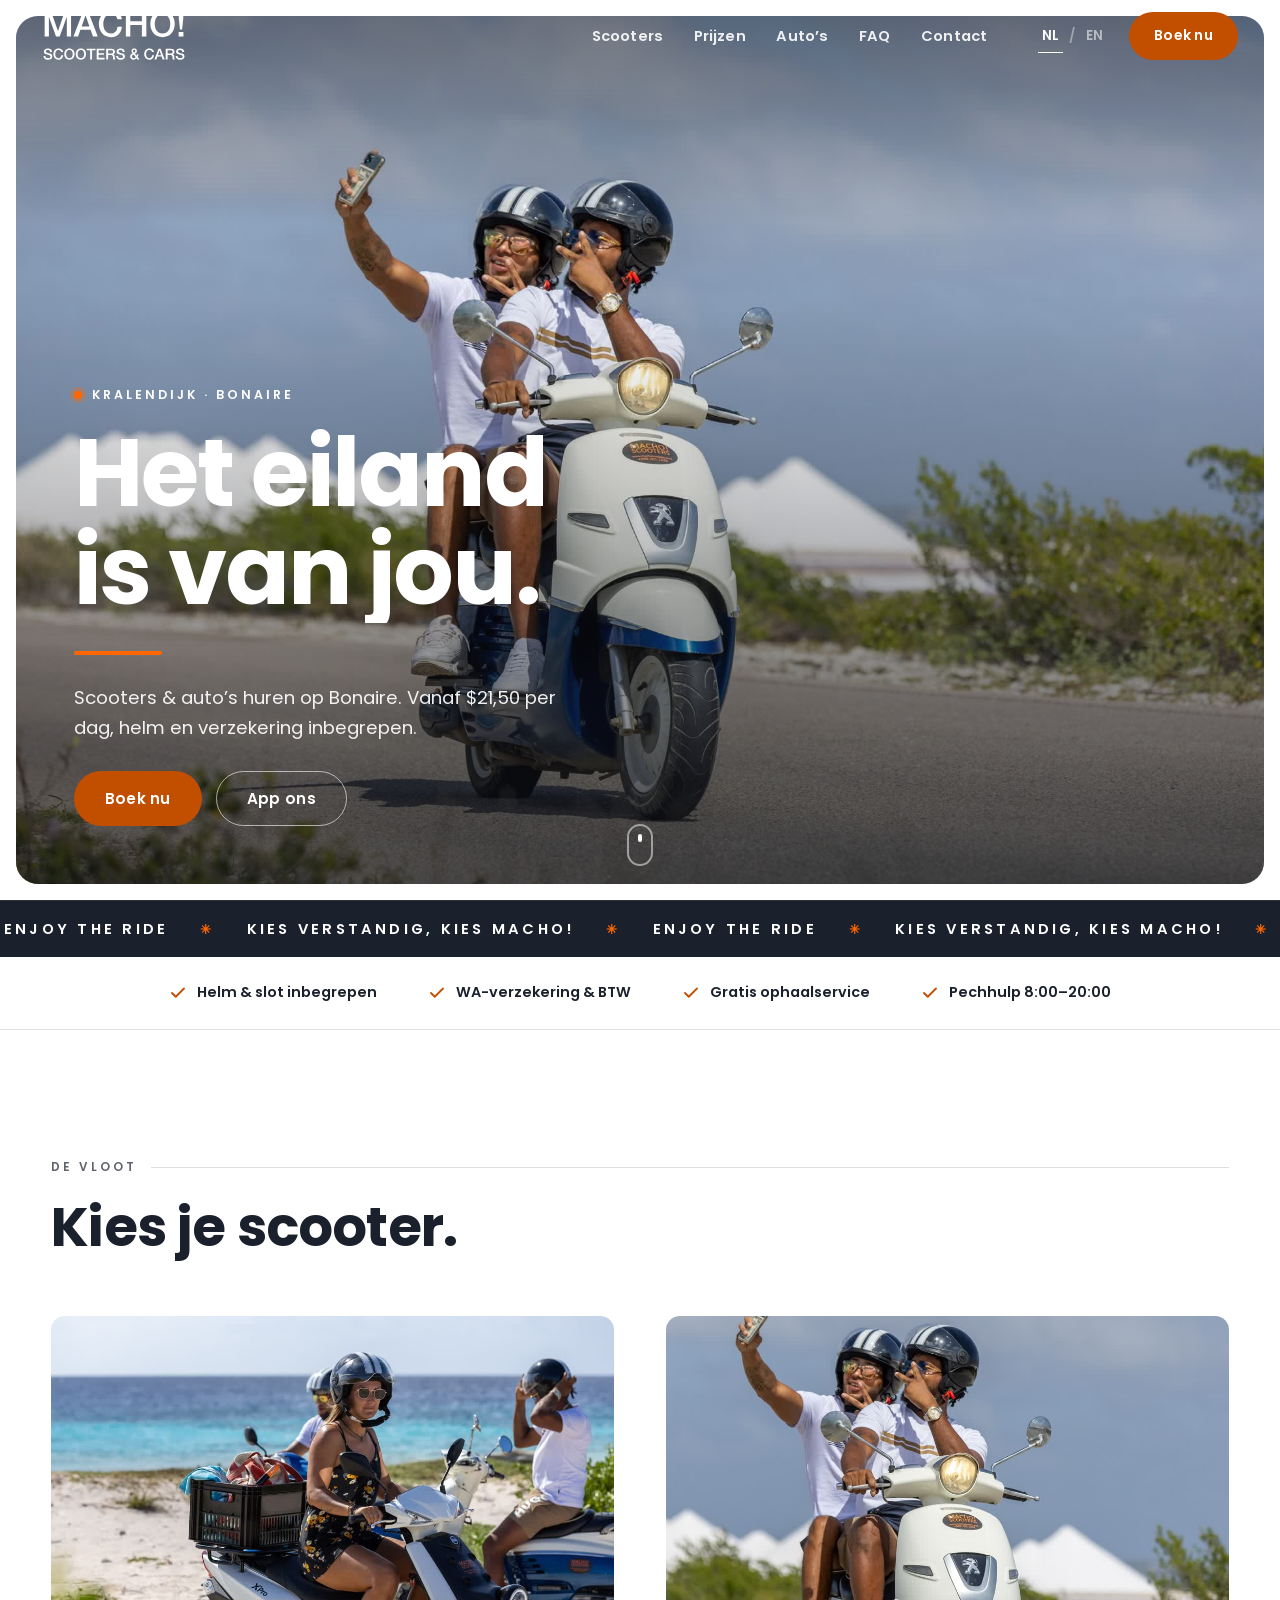
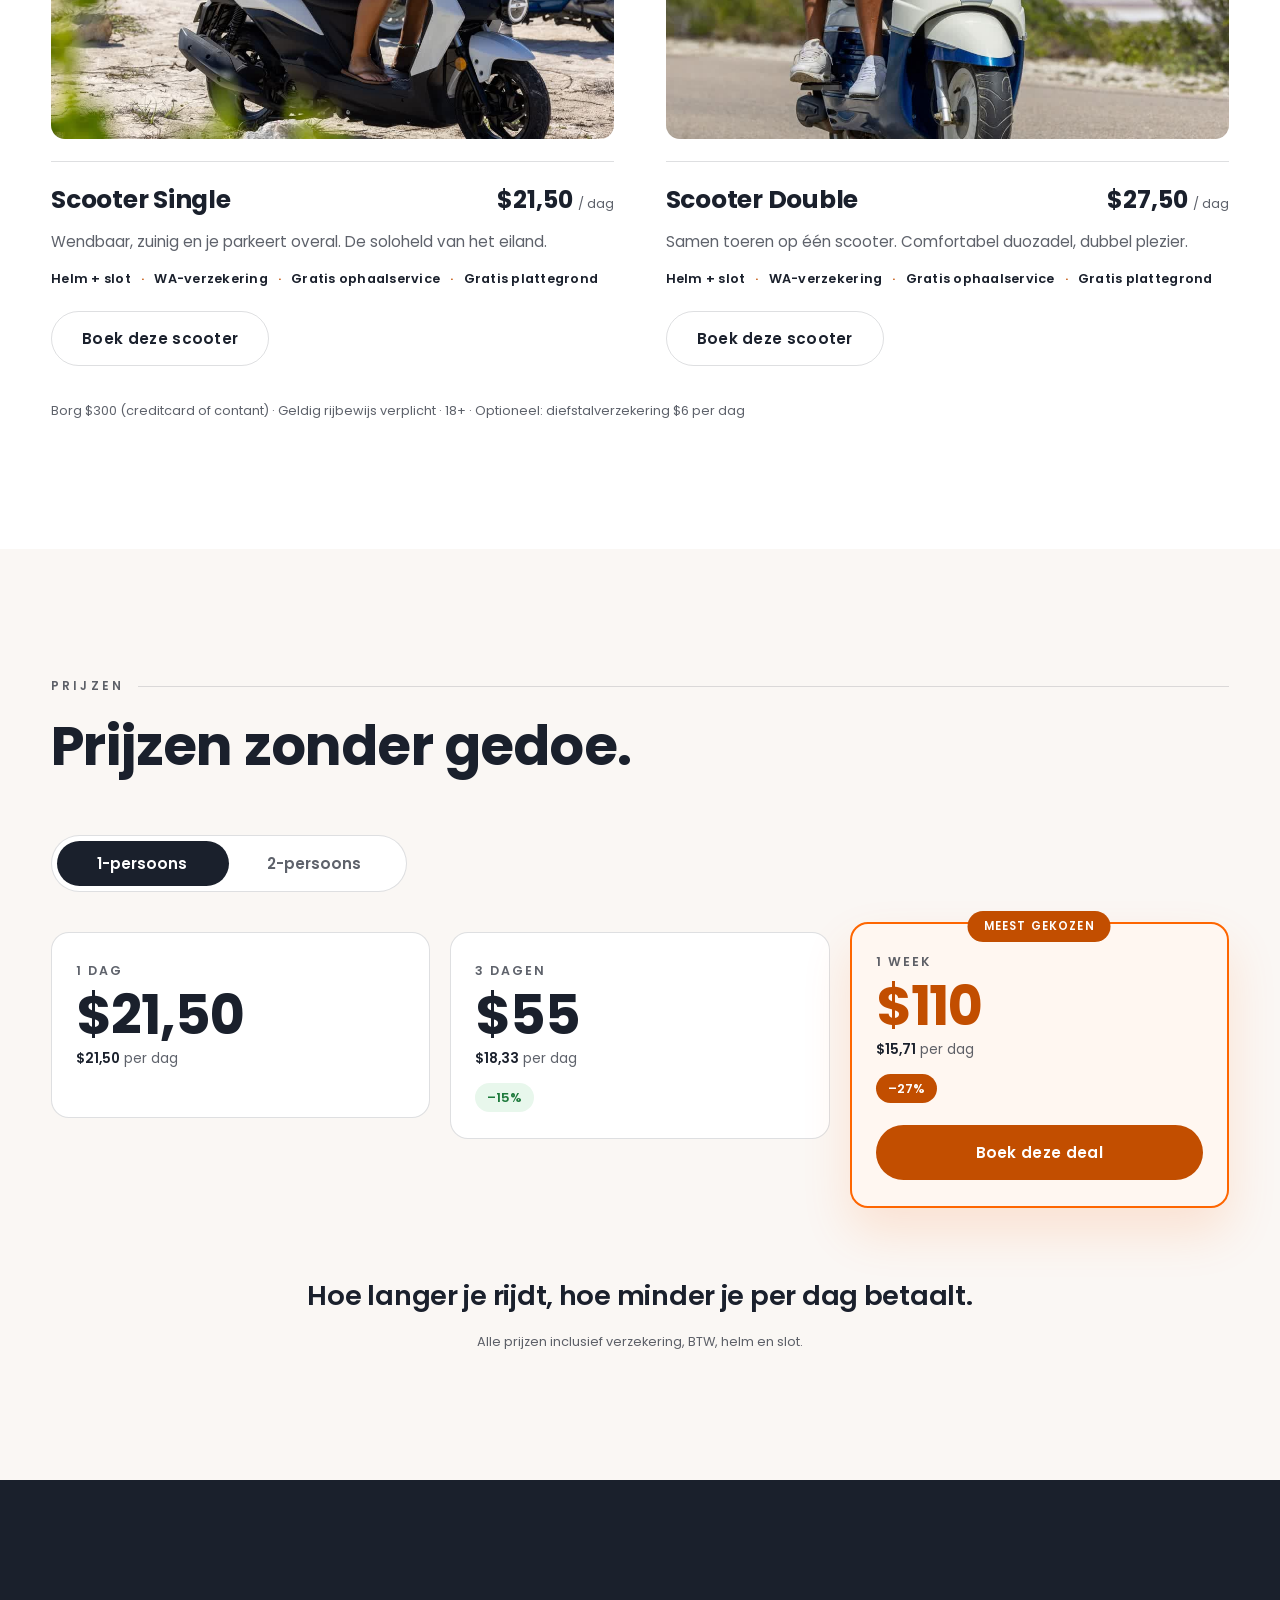
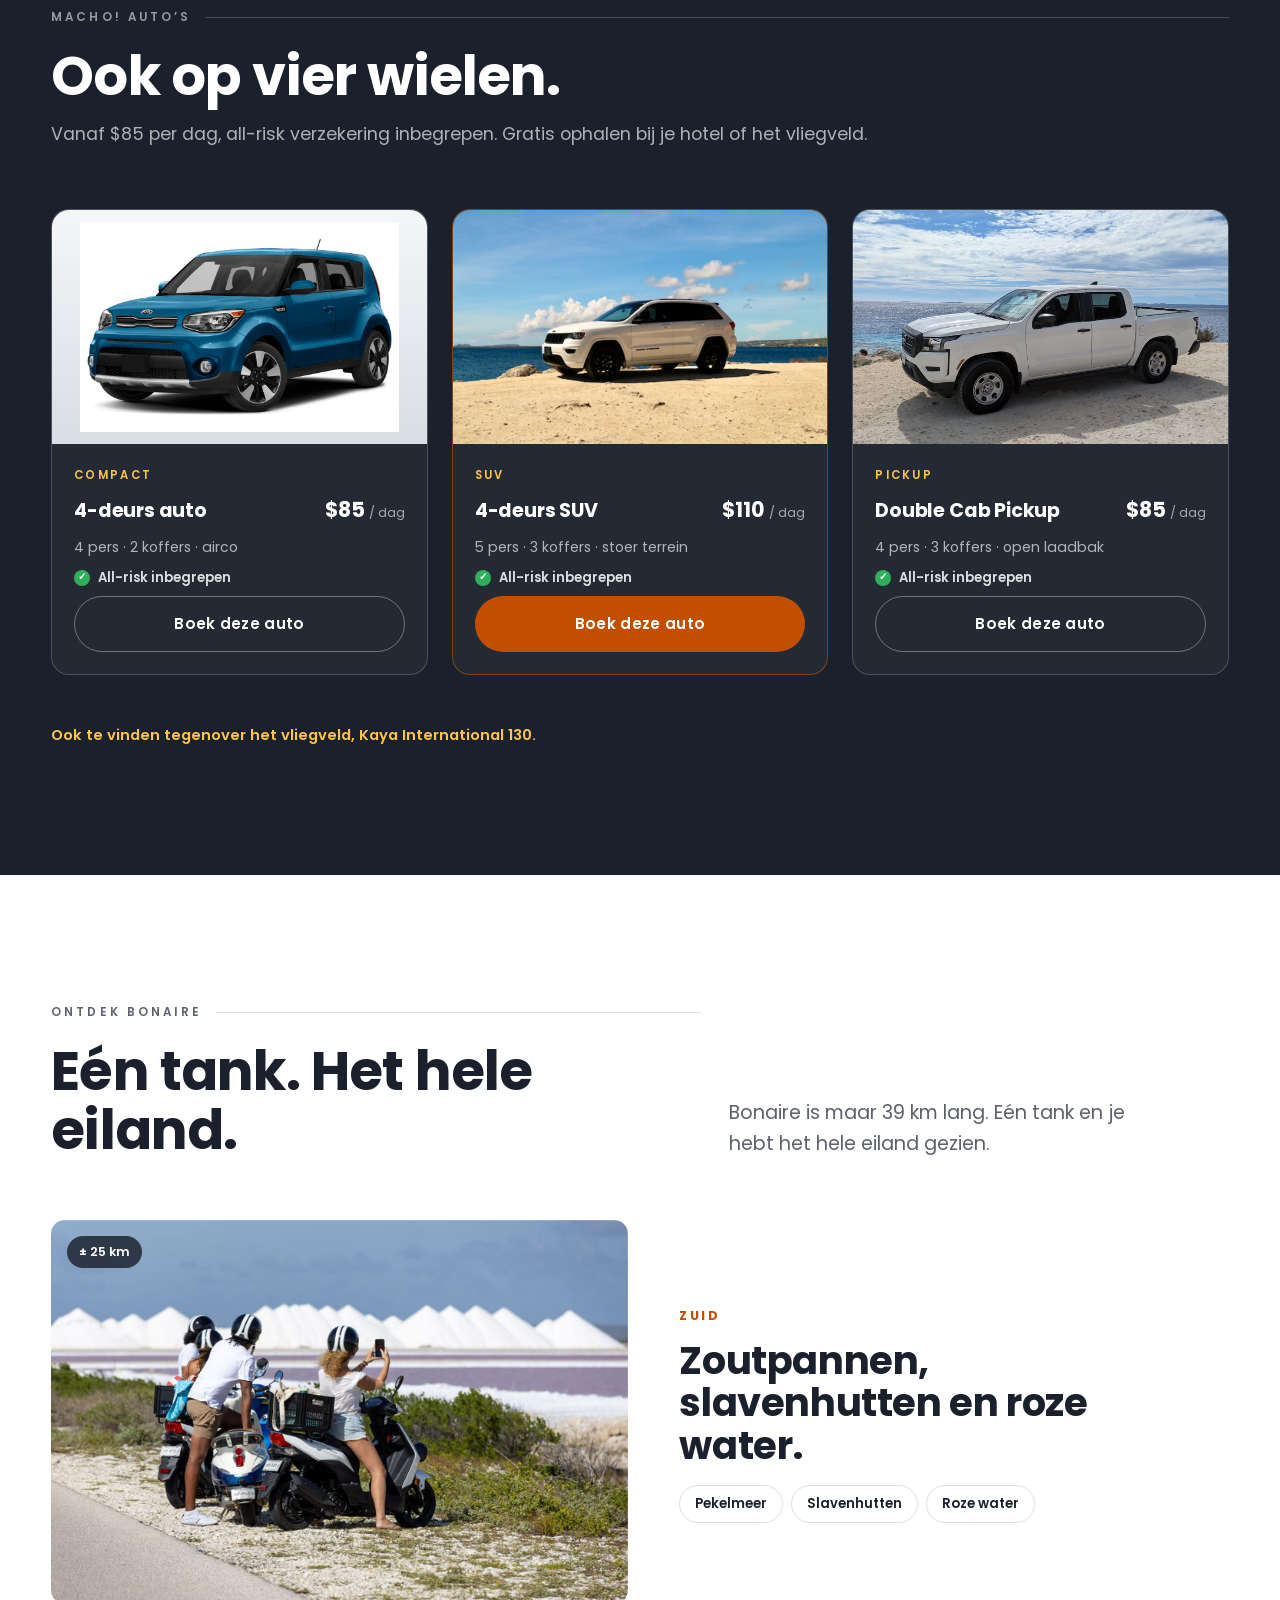
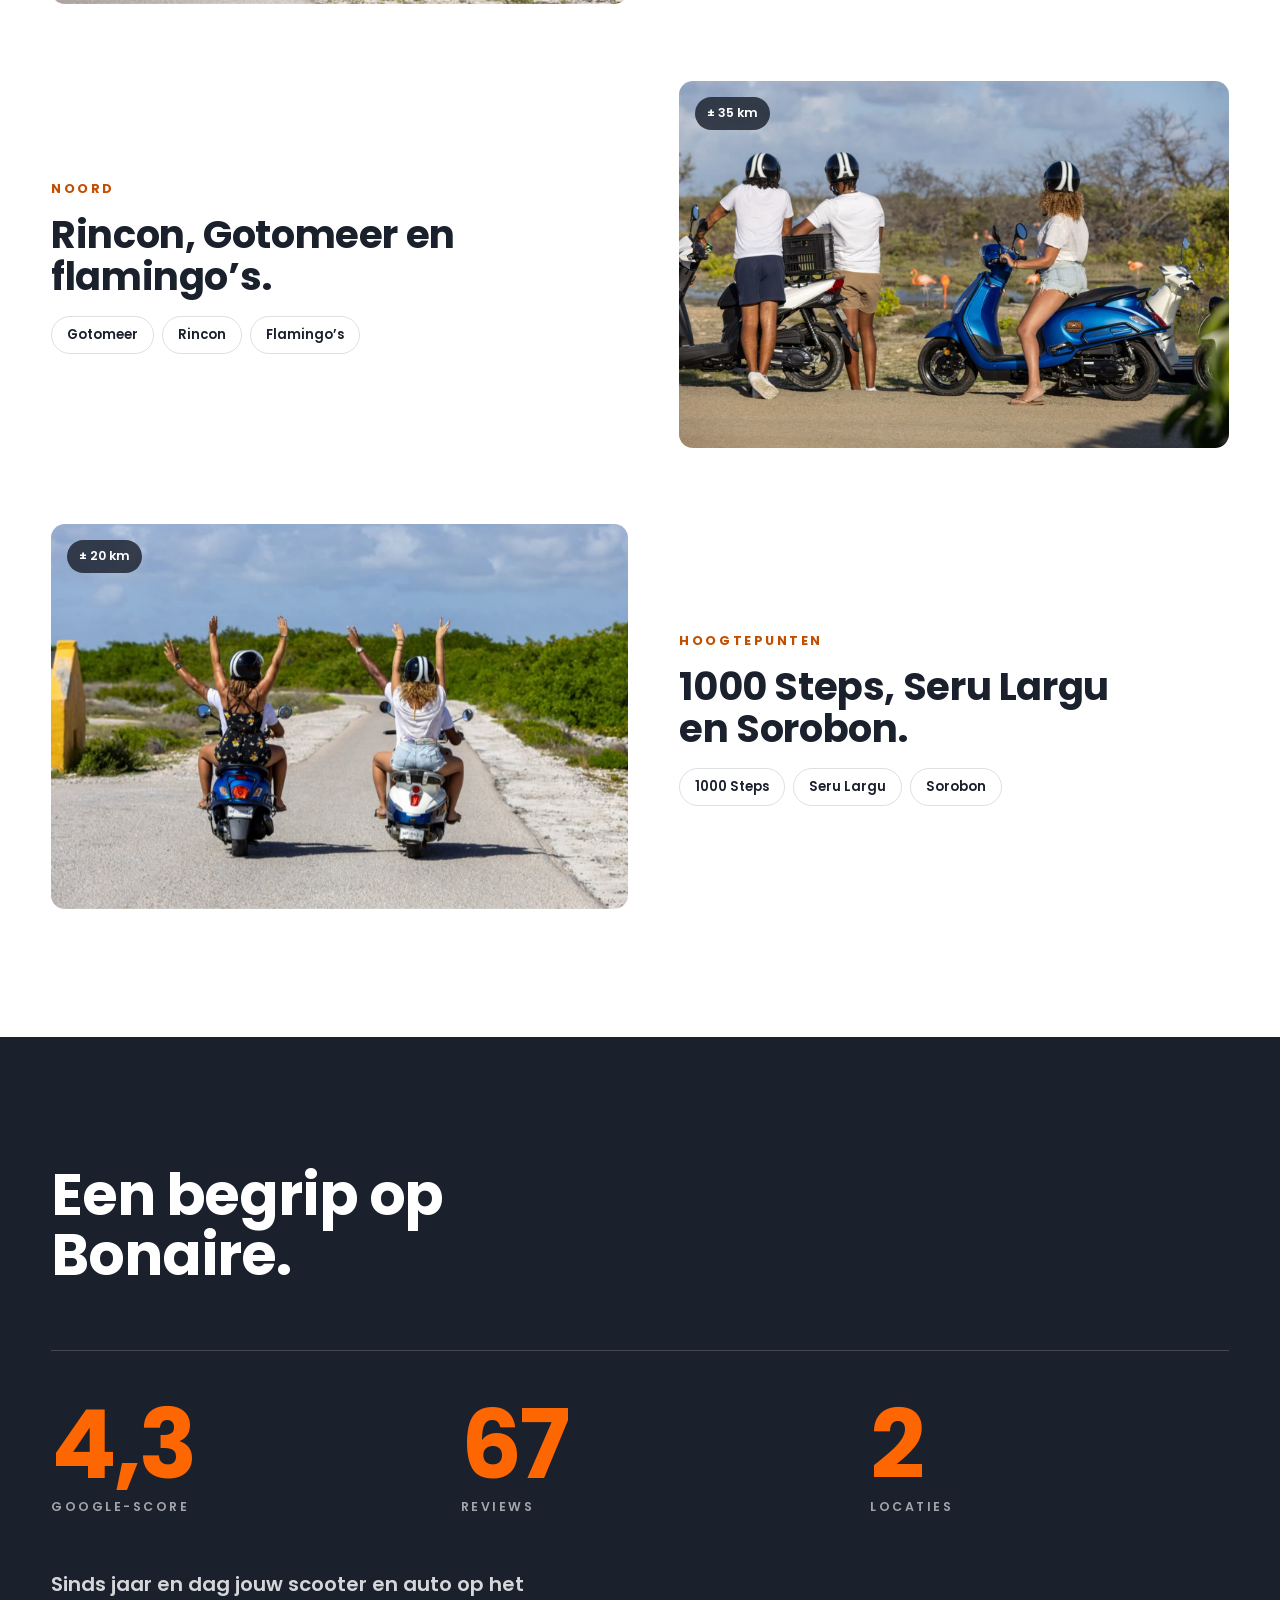
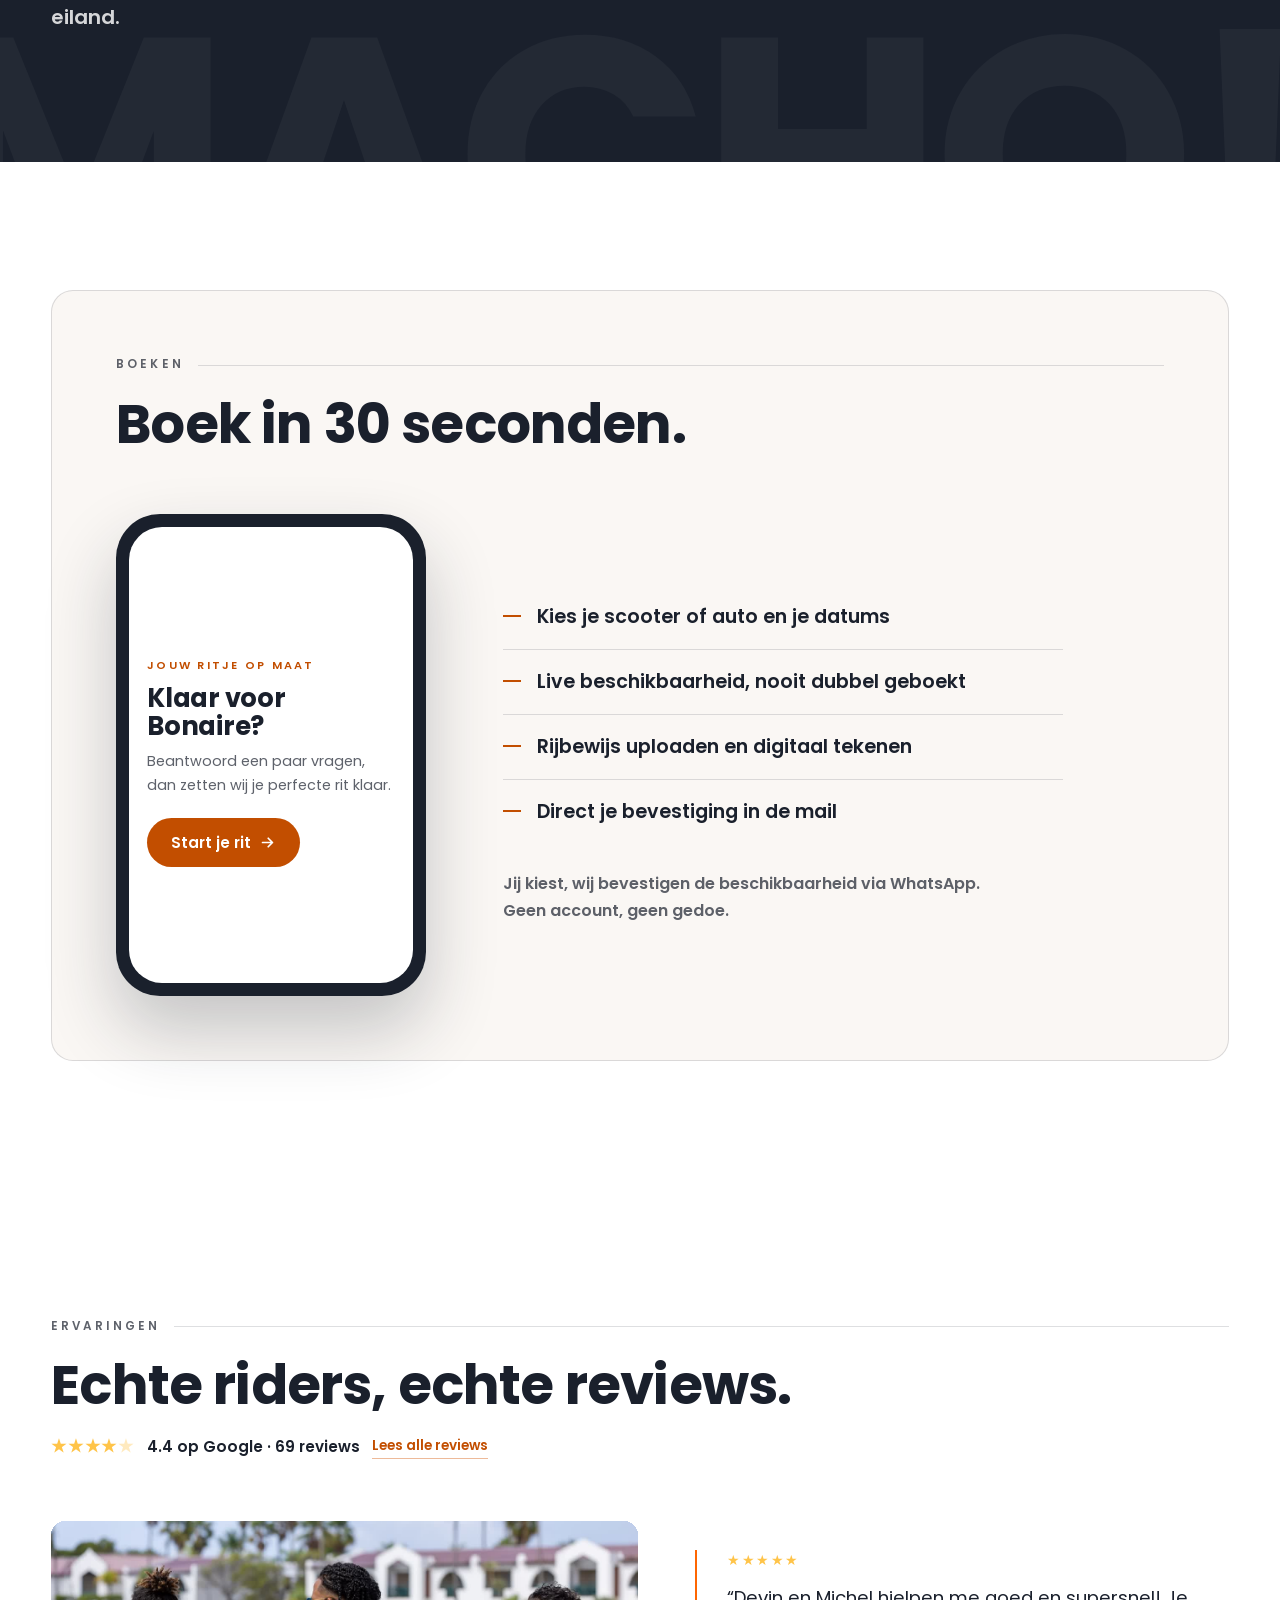
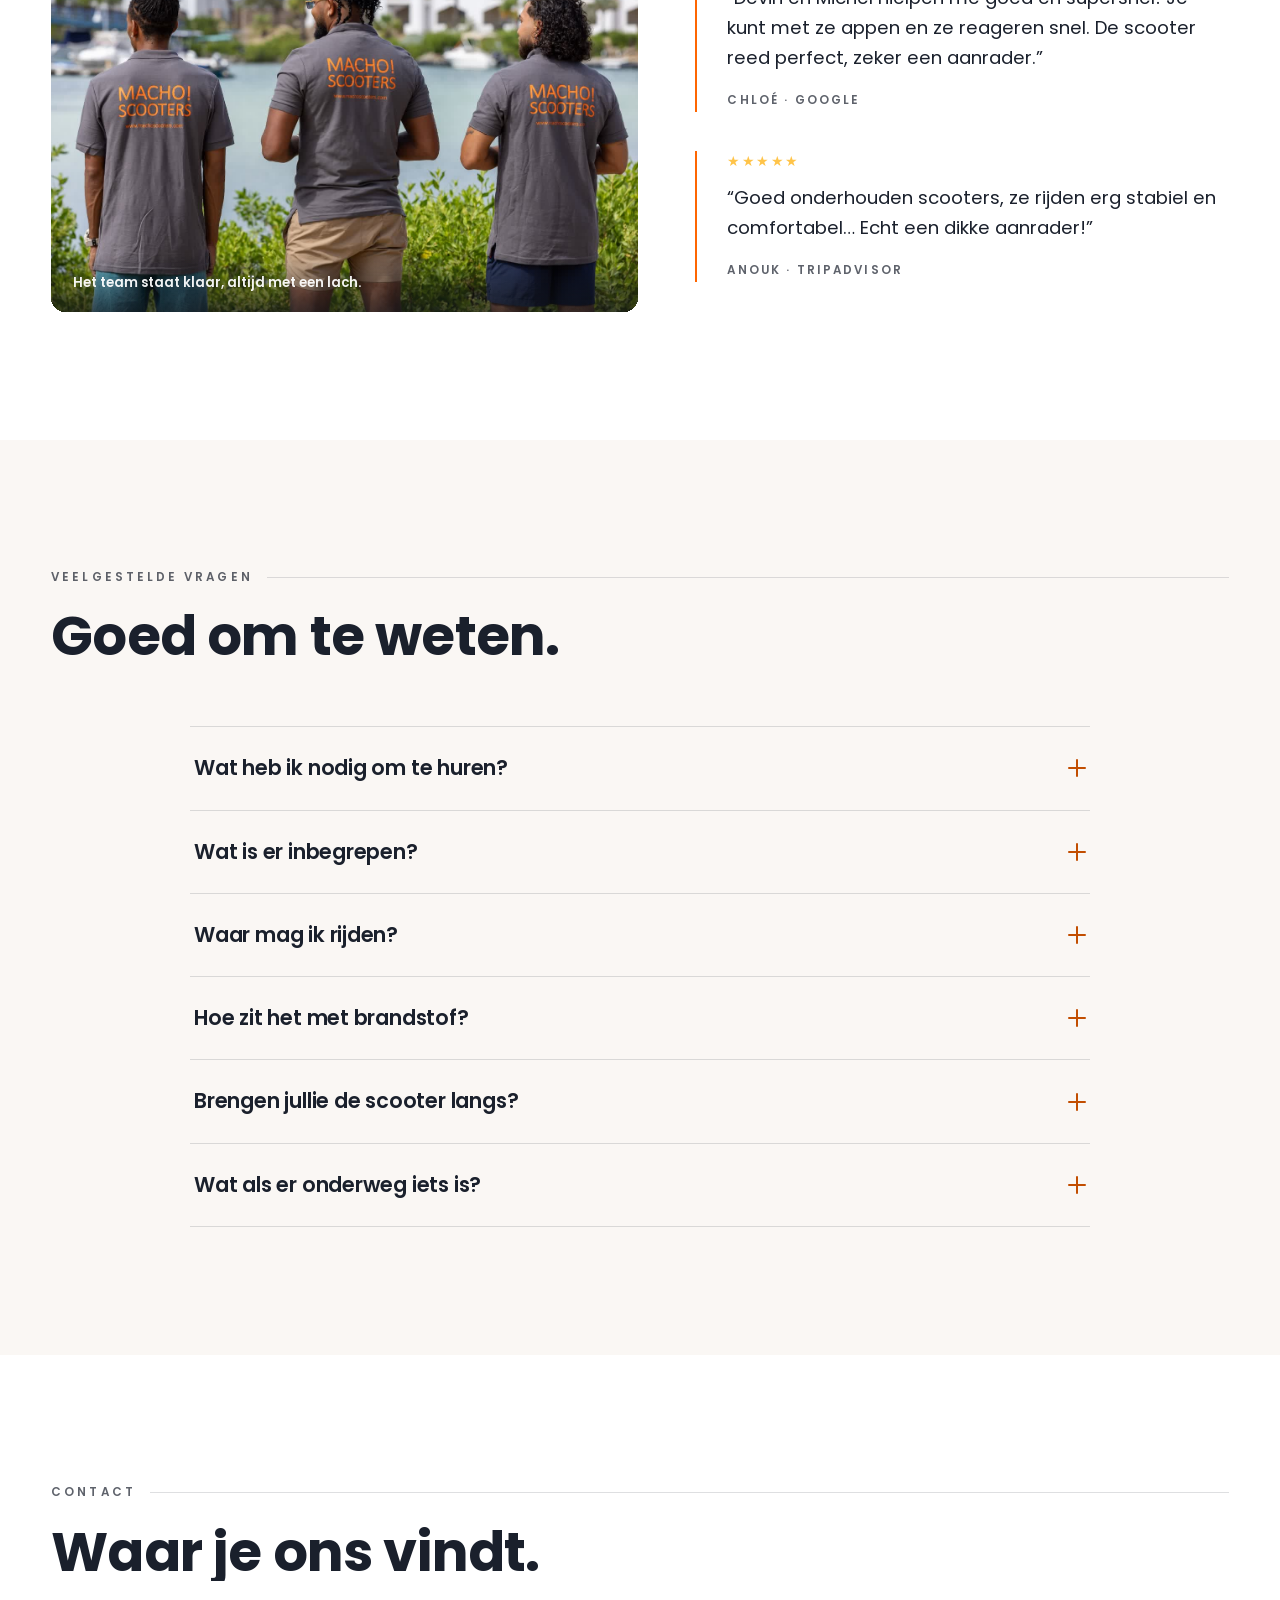
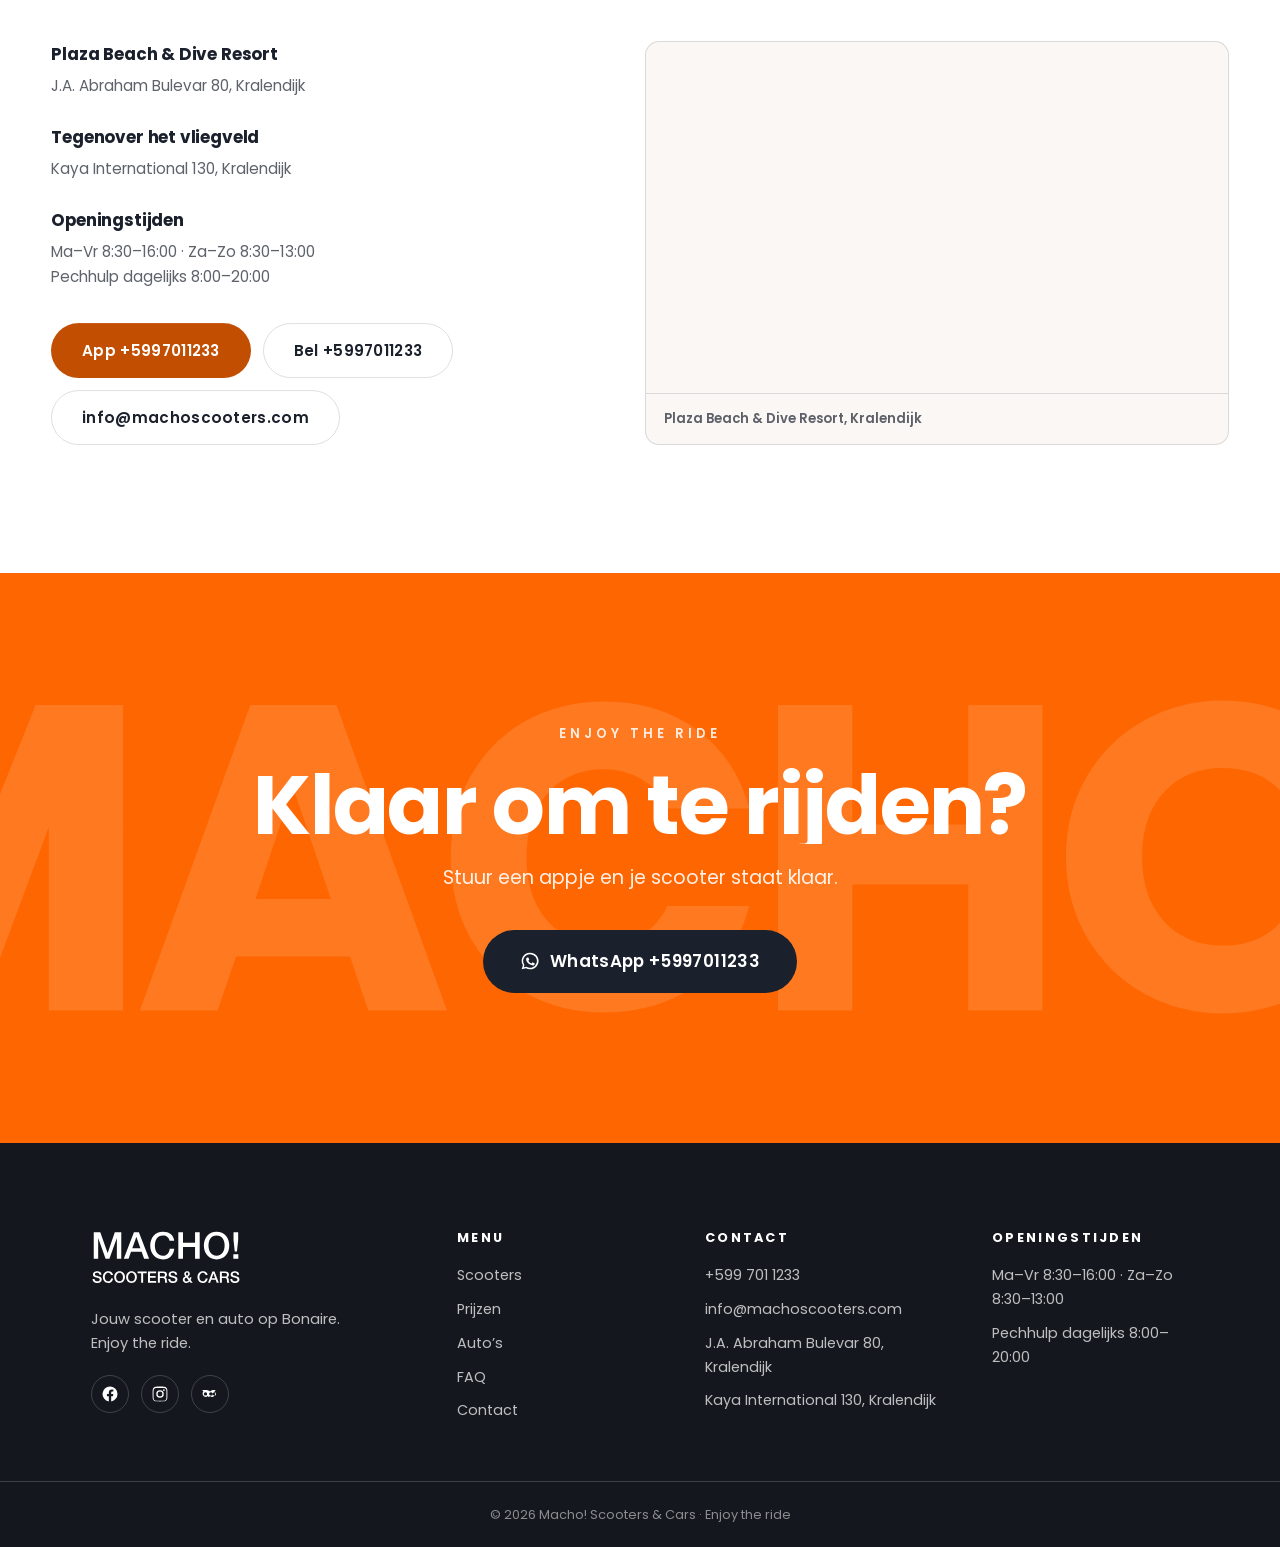
<file: index.html>
<!DOCTYPE html>
<html lang="nl">
<head>
  <meta charset="utf-8">
  <meta name="viewport" content="width=device-width, initial-scale=1">
  <title>Macho! Scooters &amp; Cars — Scooter &amp; auto huren op Bonaire</title>
  <meta name="description" content="Scooters en auto's huren op Bonaire. Vanaf $21,50 per dag, helm en verzekering inbegrepen. Gratis ophaalservice, twee locaties in Kralendijk.">
  <meta name="robots" content="noindex, nofollow">
  <meta property="og:type" content="website">
  <meta property="og:title" content="Macho! Scooters &amp; Cars — Het eiland is van jou">
  <meta property="og:description" content="Scooters en auto's huren op Bonaire. Vanaf $21,50 per dag, helm en verzekering inbegrepen.">
  <meta property="og:image" content="https://salty-code-studio.github.io/macho-scooters/assets/og.jpg">
  <meta property="og:image:width" content="1200">
  <meta property="og:image:height" content="630">
  <link rel="icon" href="data:image/svg+xml,%3Csvg xmlns='http://www.w3.org/2000/svg' viewBox='0 0 64 64'%3E%3Crect width='64' height='64' rx='14' fill='%23fe6601'/%3E%3Ctext x='32' y='45' font-family='Arial Black,Arial' font-size='34' font-weight='900' fill='%23fff' text-anchor='middle'%3EM!%3C/text%3E%3C/svg%3E">
  <link rel="preload" href="assets/fonts/poppins-700-latin.woff2" as="font" type="font/woff2" crossorigin>
  <link rel="preload" href="assets/fonts/poppins-400-latin.woff2" as="font" type="font/woff2" crossorigin>
  <link rel="preload" href="assets/img/hero.jpg" as="image" type="image/jpeg">
  <link rel="stylesheet" href="css/styles.css">
</head>
<body>

  <svg aria-hidden="true" style="display:none" xmlns="http://www.w3.org/2000/svg">
    <symbol id="macho-logo" viewBox="0 0 257.69 109.01"><path d="M4.72,9.13h11.23l12.57,35.67h.13l12.25-35.67h11.1v45.57h-7.59V19.53h-.13l-12.64,35.16h-6.57L12.44,19.53h-.13v35.16h-7.59V9.13Z"/><path d="M73.77,9.13h8.49l17.55,45.57h-8.55l-4.28-12.06h-18.19l-4.28,12.06h-8.23l17.49-45.57ZM70.96,36.57h13.91l-6.83-19.59h-.19l-6.89,19.59Z"/><path d="M134.91,23.61c-.34-1.32-.81-2.53-1.4-3.64-.6-1.11-1.36-2.06-2.3-2.87-.94-.81-2.03-1.44-3.29-1.88-1.26-.45-2.71-.67-4.37-.67-2.42,0-4.52.49-6.29,1.47-1.77.98-3.2,2.29-4.31,3.92-1.11,1.64-1.93,3.5-2.46,5.58-.53,2.08-.8,4.21-.8,6.38s.27,4.3.8,6.38c.53,2.08,1.35,3.95,2.46,5.58,1.11,1.64,2.54,2.95,4.31,3.92,1.77.98,3.86,1.47,6.29,1.47,1.79,0,3.36-.31,4.72-.93,1.36-.62,2.53-1.47,3.51-2.55.98-1.08,1.74-2.35,2.3-3.8.55-1.45.91-3,1.08-4.66h7.79c-.17,2.72-.76,5.21-1.75,7.47-1,2.26-2.35,4.2-4.05,5.84-1.7,1.64-3.7,2.9-6,3.8s-4.83,1.34-7.59,1.34c-3.4,0-6.46-.63-9.16-1.88-2.7-1.25-4.99-2.97-6.86-5.14-1.87-2.17-3.31-4.7-4.31-7.59-1-2.89-1.5-5.98-1.5-9.25s.5-6.3,1.5-9.19c1-2.89,2.44-5.42,4.31-7.59,1.87-2.17,4.16-3.89,6.86-5.17,2.7-1.28,5.75-1.91,9.16-1.91,2.55,0,4.96.35,7.21,1.05,2.25.7,4.24,1.72,5.97,3.06s3.12,2.97,4.18,4.88c1.06,1.91,1.72,4.11,1.98,6.57h-7.98Z"/><path d="M150.03,9.13h7.98v18.12h20.74V9.13h7.98v45.57h-7.98v-20.55h-20.74v20.55h-7.98V9.13Z"/><path d="M215.7,8.04c3.4,0,6.46.64,9.16,1.91,2.7,1.28,4.99,3,6.86,5.17,1.87,2.17,3.31,4.7,4.31,7.59,1,2.89,1.5,5.96,1.5,9.19s-.5,6.36-1.5,9.25c-1,2.89-2.44,5.42-4.31,7.59-1.87,2.17-4.16,3.88-6.86,5.14-2.7,1.25-5.75,1.88-9.16,1.88s-6.46-.63-9.16-1.88c-2.7-1.25-4.99-2.97-6.86-5.14-1.87-2.17-3.31-4.7-4.31-7.59-1-2.89-1.5-5.98-1.5-9.25s.5-6.3,1.5-9.19c1-2.89,2.43-5.42,4.31-7.59,1.87-2.17,4.16-3.89,6.86-5.17,2.7-1.28,5.75-1.91,9.16-1.91ZM215.7,14.55c-2.43,0-4.52.49-6.29,1.47-1.77.98-3.2,2.29-4.31,3.92-1.11,1.64-1.93,3.5-2.46,5.58-.53,2.08-.8,4.21-.8,6.38s.26,4.3.8,6.38c.53,2.08,1.35,3.95,2.46,5.58,1.11,1.64,2.54,2.95,4.31,3.92,1.76.98,3.86,1.47,6.29,1.47s4.52-.49,6.29-1.47c1.77-.98,3.2-2.29,4.31-3.92,1.11-1.64,1.92-3.5,2.46-5.58.53-2.08.8-4.21.8-6.38s-.27-4.3-.8-6.38c-.53-2.08-1.35-3.95-2.46-5.58-1.11-1.64-2.54-2.95-4.31-3.92-1.77-.98-3.86-1.47-6.29-1.47Z"/><path d="M244.55,46.71h8.55v7.98h-8.55v-7.98ZM244.87,9.13h7.98v13.15l-2.11,19.72h-3.77l-2.11-19.72v-13.15Z"/><path d="M6.08,89.27c0,.74.13,1.37.38,1.89.25.52.6.95,1.05,1.28s.97.58,1.55.73c.58.15,1.22.23,1.9.23.74,0,1.37-.09,1.89-.26.52-.17.94-.39,1.27-.66s.56-.58.7-.93c.14-.35.22-.71.22-1.07,0-.74-.17-1.28-.5-1.63-.33-.35-.7-.6-1.09-.74-.68-.25-1.48-.49-2.39-.72-.91-.22-2.03-.52-3.36-.88-.83-.22-1.52-.5-2.07-.85-.55-.35-.99-.74-1.31-1.17-.32-.43-.55-.89-.69-1.38-.13-.49-.2-.98-.2-1.48,0-.97.2-1.81.61-2.52.4-.71.94-1.3,1.61-1.77.67-.47,1.42-.81,2.27-1.04.85-.23,1.7-.34,2.56-.34,1.01,0,1.96.13,2.85.39.89.26,1.67.65,2.35,1.17.68.52,1.21,1.17,1.61,1.93.4.77.59,1.65.59,2.66h-3.38c-.09-1.24-.51-2.12-1.27-2.63-.76-.51-1.72-.77-2.89-.77-.4,0-.8.04-1.22.12s-.79.22-1.13.4c-.34.19-.63.45-.85.77-.23.32-.34.73-.34,1.21,0,.68.21,1.22.63,1.61.42.39.98.68,1.66.88.07.02.35.09.85.23.49.13,1.05.28,1.66.45s1.21.32,1.8.47c.58.15,1,.27,1.26.34.63.2,1.18.47,1.65.81.47.34.86.73,1.17,1.17.31.44.55.91.7,1.42.15.5.23,1.01.23,1.51,0,1.08-.22,2-.66,2.77s-1.02,1.39-1.74,1.88c-.72.49-1.54.84-2.46,1.07-.92.22-1.85.34-2.81.34-1.1,0-2.13-.13-3.1-.4s-1.82-.68-2.54-1.24c-.72-.56-1.3-1.27-1.73-2.15s-.66-1.9-.67-3.09h3.38Z"/><path d="M34.37,82.54c-.14-.56-.34-1.07-.59-1.54-.25-.47-.58-.87-.97-1.21-.4-.34-.86-.61-1.39-.8-.53-.19-1.15-.28-1.85-.28-1.03,0-1.91.21-2.66.62-.75.41-1.35.97-1.82,1.66-.47.69-.81,1.48-1.04,2.36s-.34,1.78-.34,2.7.11,1.82.34,2.7c.23.88.57,1.67,1.04,2.36.47.69,1.08,1.25,1.82,1.66.75.41,1.63.62,2.66.62.76,0,1.42-.13,2-.39.58-.26,1.07-.62,1.49-1.08.41-.46.74-.99.97-1.61.23-.61.39-1.27.46-1.97h3.29c-.07,1.15-.32,2.21-.74,3.16-.42.95-.99,1.78-1.71,2.47-.72.69-1.57,1.23-2.54,1.61-.97.38-2.04.57-3.21.57-1.44,0-2.73-.27-3.87-.8-1.14-.53-2.11-1.26-2.9-2.17-.79-.92-1.4-1.99-1.82-3.21-.42-1.22-.63-2.53-.63-3.92s.21-2.66.63-3.89c.42-1.22,1.03-2.29,1.82-3.21.79-.92,1.76-1.65,2.9-2.19,1.14-.54,2.43-.81,3.87-.81,1.08,0,2.1.15,3.05.45.95.3,1.8.73,2.52,1.3s1.32,1.26,1.77,2.07c.45.81.73,1.74.84,2.78h-3.38Z"/><path d="M49.06,75.95c1.44,0,2.73.27,3.87.81,1.14.54,2.11,1.27,2.9,2.19.79.92,1.4,1.99,1.82,3.21s.63,2.52.63,3.89-.21,2.69-.63,3.92c-.42,1.22-1.03,2.29-1.82,3.21-.79.92-1.76,1.64-2.9,2.17s-2.43.8-3.87.8-2.73-.27-3.87-.8c-1.14-.53-2.11-1.26-2.9-2.17-.79-.92-1.4-1.99-1.82-3.21-.42-1.22-.63-2.53-.63-3.92s.21-2.66.63-3.89c.42-1.22,1.03-2.29,1.82-3.21.79-.92,1.76-1.65,2.9-2.19,1.14-.54,2.43-.81,3.87-.81ZM49.06,78.71c-1.03,0-1.91.21-2.66.62-.75.41-1.35.97-1.82,1.66-.47.69-.81,1.48-1.04,2.36s-.34,1.78-.34,2.7.11,1.82.34,2.7c.23.88.57,1.67,1.04,2.36.47.69,1.08,1.25,1.82,1.66.75.41,1.63.62,2.66.62s1.91-.21,2.66-.62c.75-.41,1.35-.97,1.82-1.66.47-.69.81-1.48,1.04-2.36.22-.88.34-1.78.34-2.7s-.11-1.82-.34-2.7c-.23-.88-.57-1.67-1.04-2.36-.47-.69-1.08-1.25-1.82-1.66-.75-.41-1.63-.62-2.66-.62Z"/><path d="M69.58,75.95c1.44,0,2.73.27,3.87.81,1.14.54,2.11,1.27,2.9,2.19.79.92,1.4,1.99,1.82,3.21s.63,2.52.63,3.89-.21,2.69-.63,3.92c-.42,1.22-1.03,2.29-1.82,3.21-.79.92-1.76,1.64-2.9,2.17s-2.43.8-3.87.8-2.73-.27-3.87-.8c-1.14-.53-2.11-1.26-2.9-2.17-.79-.92-1.4-1.99-1.82-3.21-.42-1.22-.63-2.53-.63-3.92s.21-2.66.63-3.89c.42-1.22,1.03-2.29,1.82-3.21.79-.92,1.76-1.65,2.9-2.19,1.14-.54,2.43-.81,3.87-.81ZM69.58,78.71c-1.03,0-1.91.21-2.66.62-.75.41-1.35.97-1.82,1.66-.47.69-.81,1.48-1.04,2.36s-.34,1.78-.34,2.7.11,1.82.34,2.7c.23.88.57,1.67,1.04,2.36.47.69,1.08,1.25,1.82,1.66.75.41,1.63.62,2.66.62s1.91-.21,2.66-.62c.75-.41,1.35-.97,1.82-1.66.47-.69.81-1.48,1.04-2.36.22-.88.34-1.78.34-2.7s-.11-1.82-.34-2.7c-.23-.88-.57-1.67-1.04-2.36-.47-.69-1.08-1.25-1.82-1.66-.75-.41-1.63-.62-2.66-.62Z"/><path d="M80.06,76.41h15.61v2.92h-6.13v16.36h-3.38v-16.36h-6.1v-2.92Z"/><path d="M97.9,76.41h13.88v2.92h-10.5v5.05h9.72v2.75h-9.72v5.64h10.69v2.92h-14.07v-19.28Z"/><path d="M114.91,76.41h9.21c2.12,0,3.72.46,4.78,1.38,1.06.92,1.59,2.2,1.59,3.83,0,.92-.13,1.68-.4,2.28-.27.6-.59,1.09-.95,1.46-.36.37-.72.63-1.07.8-.35.16-.61.27-.77.32v.05c.29.04.6.13.93.27s.64.37.93.69c.29.31.53.72.72,1.23s.28,1.13.28,1.89c0,1.13.08,2.17.26,3.09.17.93.44,1.59.8,1.98h-3.62c-.25-.41-.4-.87-.45-1.38s-.07-.99-.07-1.46c0-.88-.05-1.64-.16-2.28-.11-.64-.31-1.17-.59-1.59-.29-.42-.68-.73-1.17-.93-.5-.2-1.13-.3-1.9-.3h-4.97v7.94h-3.38v-19.28ZM118.29,85.19h5.54c1.08,0,1.9-.26,2.46-.77.56-.51.84-1.28.84-2.31,0-.61-.09-1.11-.27-1.5-.18-.39-.43-.69-.74-.9-.32-.22-.68-.36-1.08-.43-.41-.07-.82-.11-1.26-.11h-5.48v6.02Z"/><path d="M136.14,89.27c0,.74.13,1.37.38,1.89.25.52.6.95,1.05,1.28s.97.58,1.55.73c.58.15,1.22.23,1.9.23.74,0,1.37-.09,1.89-.26.52-.17.94-.39,1.27-.66s.56-.58.7-.93c.14-.35.22-.71.22-1.07,0-.74-.17-1.28-.5-1.63-.33-.35-.7-.6-1.09-.74-.68-.25-1.48-.49-2.39-.72-.91-.22-2.03-.52-3.36-.88-.83-.22-1.52-.5-2.07-.85-.55-.35-.99-.74-1.31-1.17-.32-.43-.55-.89-.69-1.38-.13-.49-.2-.98-.2-1.48,0-.97.2-1.81.61-2.52.4-.71.94-1.3,1.61-1.77.67-.47,1.42-.81,2.27-1.04.85-.23,1.7-.34,2.56-.34,1.01,0,1.96.13,2.85.39.89.26,1.67.65,2.35,1.17.68.52,1.21,1.17,1.61,1.93.4.77.59,1.65.59,2.66h-3.38c-.09-1.24-.51-2.12-1.27-2.63-.76-.51-1.72-.77-2.89-.77-.4,0-.8.04-1.22.12s-.79.22-1.13.4c-.34.19-.63.45-.85.77-.23.32-.34.73-.34,1.21,0,.68.21,1.22.63,1.61.42.39.98.68,1.66.88.07.02.35.09.85.23.49.13,1.05.28,1.66.45s1.21.32,1.8.47c.58.15,1,.27,1.26.34.63.2,1.18.47,1.65.81.47.34.86.73,1.17,1.17.31.44.55.91.7,1.42.15.5.23,1.01.23,1.51,0,1.08-.22,2-.66,2.77s-1.02,1.39-1.74,1.88c-.72.49-1.54.84-2.46,1.07-.92.22-1.85.34-2.81.34-1.1,0-2.13-.13-3.1-.4s-1.82-.68-2.54-1.24c-.72-.56-1.3-1.27-1.73-2.15s-.66-1.9-.67-3.09h3.38Z"/><path d="M169.21,93.53c-.72.88-1.52,1.53-2.39,1.93s-1.88.61-3.01.61c-.88,0-1.7-.13-2.44-.39s-1.39-.63-1.93-1.12c-.54-.49-.96-1.08-1.26-1.8-.3-.71-.45-1.52-.45-2.42,0-.68.12-1.3.38-1.86.25-.56.58-1.07,1-1.53s.89-.87,1.42-1.23c.53-.36,1.08-.68,1.63-.97-.25-.32-.5-.64-.73-.96-.23-.31-.44-.64-.62-.99-.18-.34-.32-.7-.43-1.08-.11-.38-.16-.77-.16-1.19,0-.7.12-1.33.37-1.89.24-.56.58-1.04,1.01-1.44.43-.41.94-.72,1.51-.93.58-.22,1.19-.32,1.84-.32.61,0,1.21.09,1.79.28s1.1.48,1.54.86.8.87,1.07,1.44c.27.58.41,1.25.41,2.02,0,.58-.09,1.11-.28,1.59-.19.49-.44.93-.76,1.34-.32.4-.68.77-1.11,1.09-.42.32-.87.61-1.34.86l3,3.62c.11-.31.22-.66.32-1.05.11-.4.2-.91.27-1.54h2.7c-.09.85-.26,1.67-.5,2.48s-.58,1.56-1.01,2.24l3.7,4.48h-3.78l-1.75-2.16ZM163.78,86.78c-.29.18-.6.36-.95.54-.34.18-.66.41-.96.68s-.55.59-.76.97c-.21.38-.31.86-.31,1.43,0,1.04.29,1.85.88,2.4.58.56,1.33.84,2.23.84.56,0,1.04-.08,1.43-.23.4-.15.73-.34,1.01-.55s.51-.45.7-.7c.19-.25.36-.48.5-.67l-3.78-4.7ZM165.03,78.25c-.58,0-1.06.19-1.46.58-.4.39-.59.9-.59,1.55,0,.32.06.63.18.9s.26.55.43.81c.17.26.36.52.57.77.21.25.4.5.58.73.29-.2.57-.4.84-.61.27-.21.51-.43.73-.67.22-.24.39-.52.51-.82.13-.31.19-.65.19-1.03,0-.63-.18-1.16-.54-1.58-.36-.42-.84-.63-1.43-.63Z"/><path d="M196.94,82.54c-.14-.56-.34-1.07-.59-1.54-.25-.47-.58-.87-.97-1.21-.4-.34-.86-.61-1.39-.8s-1.15-.28-1.85-.28c-1.03,0-1.91.21-2.66.62s-1.35.97-1.82,1.66c-.47.69-.82,1.48-1.04,2.36s-.34,1.78-.34,2.7.11,1.82.34,2.7c.22.88.57,1.67,1.04,2.36.47.69,1.08,1.25,1.82,1.66s1.63.62,2.66.62c.76,0,1.42-.13,2-.39.58-.26,1.07-.62,1.49-1.08s.74-.99.97-1.61c.23-.61.39-1.27.46-1.97h3.29c-.07,1.15-.32,2.21-.74,3.16-.42.95-1,1.78-1.71,2.47s-1.57,1.23-2.54,1.61c-.97.38-2.04.57-3.21.57-1.44,0-2.73-.27-3.87-.8-1.14-.53-2.11-1.26-2.9-2.17-.79-.92-1.4-1.99-1.82-3.21-.42-1.22-.63-2.53-.63-3.92s.21-2.66.63-3.89,1.03-2.29,1.82-3.21c.79-.92,1.76-1.65,2.9-2.19,1.14-.54,2.43-.81,3.87-.81,1.08,0,2.1.15,3.05.45s1.8.73,2.53,1.3c.73.57,1.32,1.26,1.77,2.07.45.81.73,1.74.84,2.78h-3.38Z"/><path d="M208.58,76.41h3.59l7.42,19.28h-3.62l-1.81-5.1h-7.7l-1.81,5.1h-3.48l7.4-19.28ZM207.39,88.02h5.89l-2.89-8.29h-.08l-2.92,8.29Z"/><path d="M221.43,76.41h9.21c2.12,0,3.72.46,4.78,1.38,1.06.92,1.59,2.2,1.59,3.83,0,.92-.13,1.68-.41,2.28-.27.6-.58,1.09-.94,1.46-.36.37-.72.63-1.07.8-.35.16-.61.27-.77.32v.05c.29.04.6.13.93.27.33.14.64.37.93.69s.53.72.72,1.23c.19.5.28,1.13.28,1.89,0,1.13.09,2.17.26,3.09.17.93.44,1.59.8,1.98h-3.62c-.25-.41-.4-.87-.45-1.38-.05-.5-.07-.99-.07-1.46,0-.88-.05-1.64-.16-2.28-.11-.64-.31-1.17-.59-1.59-.29-.42-.68-.73-1.17-.93-.5-.2-1.13-.3-1.9-.3h-4.97v7.94h-3.38v-19.28ZM224.8,85.19h5.54c1.08,0,1.9-.26,2.46-.77s.84-1.28.84-2.31c0-.61-.09-1.11-.27-1.5-.18-.39-.43-.69-.74-.9-.31-.22-.67-.36-1.08-.43-.4-.07-.82-.11-1.25-.11h-5.48v6.02Z"/><path d="M242.65,89.27c0,.74.13,1.37.38,1.89.25.52.6.95,1.05,1.28.45.33.97.58,1.55.73s1.22.23,1.9.23c.74,0,1.37-.09,1.89-.26.52-.17.95-.39,1.27-.66.32-.27.56-.58.7-.93.14-.35.22-.71.22-1.07,0-.74-.17-1.28-.5-1.63-.33-.35-.7-.6-1.09-.74-.68-.25-1.48-.49-2.39-.72-.91-.22-2.03-.52-3.36-.88-.83-.22-1.52-.5-2.07-.85-.55-.35-.99-.74-1.31-1.17s-.55-.89-.69-1.38-.2-.98-.2-1.48c0-.97.2-1.81.61-2.52s.94-1.3,1.61-1.77c.67-.47,1.42-.81,2.27-1.04.85-.23,1.7-.34,2.57-.34,1.01,0,1.96.13,2.85.39.89.26,1.67.65,2.35,1.17s1.21,1.17,1.61,1.93c.4.77.59,1.65.59,2.66h-3.38c-.09-1.24-.51-2.12-1.27-2.63-.76-.51-1.72-.77-2.89-.77-.4,0-.8.04-1.21.12-.42.08-.79.22-1.13.4s-.62.45-.85.77c-.22.32-.34.73-.34,1.21,0,.68.21,1.22.63,1.61.42.39.98.68,1.66.88.07.02.36.09.85.23.5.13,1.05.28,1.66.45s1.21.32,1.8.47,1,.27,1.25.34c.63.2,1.18.47,1.65.81.47.34.86.73,1.17,1.17.31.44.55.91.7,1.42.15.5.23,1.01.23,1.51,0,1.08-.22,2-.66,2.77s-1.02,1.39-1.74,1.88c-.72.49-1.54.84-2.46,1.07-.92.22-1.85.34-2.81.34-1.1,0-2.13-.13-3.1-.4s-1.82-.68-2.54-1.24c-.72-.56-1.3-1.27-1.73-2.15-.43-.87-.66-1.9-.68-3.09h3.38Z"/></symbol>
    <symbol id="ic-fb" viewBox="0 0 24 24"><path d="M22 12a10 10 0 1 0-11.56 9.88v-6.99H7.9V12h2.54V9.8c0-2.51 1.5-3.9 3.79-3.9 1.1 0 2.24.2 2.24.2v2.47h-1.26c-1.24 0-1.63.77-1.63 1.56V12h2.78l-.44 2.89h-2.34v6.99A10 10 0 0 0 22 12Z"/></symbol>
    <symbol id="ic-ig" viewBox="0 0 24 24"><path d="M12 2.16c3.2 0 3.58.01 4.85.07 1.17.05 1.8.25 2.23.41.56.22.96.48 1.38.9.42.42.68.82.9 1.38.16.42.36 1.06.41 2.23.06 1.27.07 1.65.07 4.85s-.01 3.58-.07 4.85c-.05 1.17-.25 1.8-.41 2.23-.22.56-.48.96-.9 1.38-.42.42-.82.68-1.38.9-.42.16-1.06.36-2.23.41-1.27.06-1.65.07-4.85.07s-3.58-.01-4.85-.07c-1.17-.05-1.8-.25-2.23-.41a3.7 3.7 0 0 1-1.38-.9 3.7 3.7 0 0 1-.9-1.38c-.16-.42-.36-1.06-.41-2.23C2.17 15.58 2.16 15.2 2.16 12s.01-3.58.07-4.85c.05-1.17.25-1.8.41-2.23.22-.56.48-.96.9-1.38.42-.42.82-.68 1.38-.9.42-.16 1.06-.36 2.23-.41C8.42 2.17 8.8 2.16 12 2.16Zm0 1.8c-3.14 0-3.51.01-4.75.07-.9.04-1.38.19-1.71.32-.43.17-.74.37-1.06.69-.32.32-.52.63-.69 1.06-.13.33-.28.81-.32 1.71-.06 1.24-.07 1.61-.07 4.75s.01 3.51.07 4.75c.04.9.19 1.38.32 1.71.17.43.37.74.69 1.06.32.32.63.52 1.06.69.33.13.81.28 1.71.32 1.24.06 1.61.07 4.75.07s3.51-.01 4.75-.07c.9-.04 1.38-.19 1.71-.32.43-.17.74-.37 1.06-.69.32-.32.52-.63.69-1.06.13-.33.28-.81.32-1.71.06-1.24.07-1.61.07-4.75s-.01-3.51-.07-4.75c-.04-.9-.19-1.38-.32-1.71a2.85 2.85 0 0 0-.69-1.06 2.85 2.85 0 0 0-1.06-.69c-.33-.13-.81-.28-1.71-.32-1.24-.06-1.61-.07-4.75-.07Zm0 3.06a4.98 4.98 0 1 1 0 9.96 4.98 4.98 0 0 1 0-9.96Zm0 8.21a3.23 3.23 0 1 0 0-6.46 3.23 3.23 0 0 0 0 6.46Zm6.34-8.41a1.16 1.16 0 1 1-2.32 0 1.16 1.16 0 0 1 2.32 0Z"/></symbol>
    <symbol id="ic-ta" viewBox="0 0 24 24"><path d="M12 8.6c-1.8-1.2-4-1.9-6.5-1.9H1.5l1.7 1.9A4.4 4.4 0 0 0 6 15.9c1.2 0 2.3-.5 3.1-1.3l1.4 1.6 1.5-1.6c.8.8 1.9 1.3 3.1 1.3a4.4 4.4 0 0 0 2.8-7.3l1.7-1.9h-4C16 6.7 13.8 7.4 12 8.6Zm-6 5.5a2.2 2.2 0 1 1 0-4.4 2.2 2.2 0 0 1 0 4.4Zm12 0a2.2 2.2 0 1 1 0-4.4 2.2 2.2 0 0 1 0 4.4Zm-6-.2-1.3-1.9c0-1.4 1.2-2.5 2.6-2.5s2.6 1.1 2.6 2.5c0 .8-.4 1.5-1 2h.1L12 13.9Z"/></symbol>
  </svg>

  <header class="site-header" id="top" data-nav>
    <a class="logo" href="#top" aria-label="Macho! Scooters &amp; Cars">
      <svg class="logo-svg"><use href="#macho-logo"/></svg>
    </a>
    <nav class="main-nav" aria-label="Hoofdmenu">
      <a href="#vloot" data-i18n="nav.scooters">Scooters</a>
      <a href="#prijzen" data-i18n="nav.prijzen">Prijzen</a>
      <a href="#autos" data-i18n="nav.autos">Auto’s</a>
      <a href="#faq" data-i18n="nav.faq">FAQ</a>
      <a href="#contact" data-i18n="nav.contact">Contact</a>
    </nav>
    <div class="header-right">
      <div class="lang-switch" role="group" aria-label="Taal / Language">
        <button class="lang-btn is-active" data-lang="nl" type="button" aria-pressed="true">NL</button>
        <span class="lang-sep">/</span>
        <button class="lang-btn" data-lang="en" type="button" aria-pressed="false">EN</button>
      </div>
      <a class="btn btn-solid btn-header" href="#boeken" data-i18n="nav.boek">Boek nu</a>
      <button class="nav-toggle" type="button" aria-label="Menu" aria-expanded="false" aria-controls="mobile-menu">
        <span></span><span></span><span></span>
      </button>
    </div>
  </header>

  <div class="mobile-menu" id="mobile-menu" hidden>
    <a href="#vloot" data-i18n="nav.scooters">Scooters</a>
    <a href="#prijzen" data-i18n="nav.prijzen">Prijzen</a>
    <a href="#autos" data-i18n="nav.autos">Auto’s</a>
    <a href="#faq" data-i18n="nav.faq">FAQ</a>
    <a href="#contact" data-i18n="nav.contact">Contact</a>
    <a class="btn btn-solid" href="#boeken" data-i18n="nav.boek">Boek nu</a>
  </div>

  <main>
    <!-- 1. HERO -->
    <section class="hero" id="hero">
      <figure class="hero-media">
        <video class="hero-video" poster="assets/img/hero.jpg" autoplay muted loop playsinline preload="auto" aria-hidden="true">
          <source src="assets/img/hero.mp4" type="video/mp4">
          <img src="assets/img/hero.jpg" alt="Twee huurders maken al rijdend een selfie op een Macho! scooter, met de zoutpiramides van Bonaire op de achtergrond" width="2000" height="1333">
        </video>
      </figure>
      <div class="hero-content">
        <p class="hero-eyebrow"><span class="hero-dot" aria-hidden="true"></span><span data-i18n="hero.eyebrow">Kralendijk · Bonaire</span></p>
        <h1 class="hero-title">
          <span class="hero-line"><span class="hl-i" data-i18n="hero.t1">Het eiland</span></span>
          <span class="hero-line"><span class="hl-i" data-i18n="hero.t2">is van jou.</span></span>
        </h1>
        <span class="hero-rule" aria-hidden="true"></span>
        <p class="hero-sub" data-i18n="hero.sub">Scooters &amp; auto’s huren op Bonaire. Vanaf $21,50 per dag, helm en verzekering inbegrepen.</p>
        <div class="hero-ctas">
          <a class="btn btn-solid" href="#boeken" data-i18n="hero.cta1">Boek nu</a>
          <a class="btn btn-ghost" href="https://wa.me/5997011233" target="_blank" rel="noopener" data-i18n="hero.cta2">App ons</a>
        </div>
      </div>
      <div class="scroll-cue" aria-hidden="true"><span></span></div>
    </section>

    <!-- BRAND TICKER -->
    <div class="ticker" aria-hidden="true">
      <div class="ticker-track">
        <span class="ticker-seg"><i data-i18n="marquee.a">ENJOY THE RIDE</i><b>✳</b><i data-i18n="marquee.b">KIES VERSTANDIG, KIES MACHO!</i><b>✳</b></span>
        <span class="ticker-seg"><i data-i18n="marquee.a">ENJOY THE RIDE</i><b>✳</b><i data-i18n="marquee.b">KIES VERSTANDIG, KIES MACHO!</i><b>✳</b></span>
        <span class="ticker-seg"><i data-i18n="marquee.a">ENJOY THE RIDE</i><b>✳</b><i data-i18n="marquee.b">KIES VERSTANDIG, KIES MACHO!</i><b>✳</b></span>
        <span class="ticker-seg"><i data-i18n="marquee.a">ENJOY THE RIDE</i><b>✳</b><i data-i18n="marquee.b">KIES VERSTANDIG, KIES MACHO!</i><b>✳</b></span>
      </div>
    </div>

    <!-- 2. USP STRIP -->
    <div class="usp-strip">
      <span><svg viewBox="0 0 24 24" aria-hidden="true"><path d="M20 6 9 17l-5-5"/></svg><span data-i18n="usp.1">Helm &amp; slot inbegrepen</span></span>
      <span><svg viewBox="0 0 24 24" aria-hidden="true"><path d="M20 6 9 17l-5-5"/></svg><span data-i18n="usp.2">WA-verzekering &amp; BTW</span></span>
      <span><svg viewBox="0 0 24 24" aria-hidden="true"><path d="M20 6 9 17l-5-5"/></svg><span data-i18n="usp.3">Gratis ophaalservice</span></span>
      <span><svg viewBox="0 0 24 24" aria-hidden="true"><path d="M20 6 9 17l-5-5"/></svg><span data-i18n="usp.4">Pechhulp 8:00–20:00</span></span>
    </div>

    <!-- 3. DE VLOOT -->
    <section class="section vloot" id="vloot">
      <div class="section-head">
        <p class="kicker"><span class="kicker-label" data-i18n="vloot.kicker">De vloot</span></p>
        <h2 class="section-title" data-reveal data-i18n="vloot.title">Kies je scooter.</h2>
      </div>
      <div class="fleet-grid">
        <article class="fleet-card" data-reveal>
          <figure class="fleet-photo"><img src="assets/img/fleet-single.jpg" alt="Witte Macho! scooter voor één persoon op het strand met turquoise zee" loading="lazy" width="1100" height="815"></figure>
          <div class="fleet-row">
            <h3 data-i18n="vloot.s1.name">Scooter Single</h3>
            <p class="fleet-price"><strong data-i18n="vloot.s1.price">$21,50</strong> <span data-i18n="vloot.s1.unit">/ dag</span></p>
          </div>
          <p class="fleet-desc" data-i18n="vloot.s1.desc">Wendbaar, zuinig en je parkeert overal. De soloheld van het eiland.</p>
          <ul class="spec-line">
            <li data-i18n="vloot.b1">Helm + slot</li>
            <li data-i18n="vloot.b2">WA-verzekering</li>
            <li data-i18n="vloot.b3">Gratis ophaalservice</li>
            <li data-i18n="vloot.b4">Gratis plattegrond</li>
          </ul>
          <a class="btn btn-outline fleet-cta" href="#boeken" data-i18n="vloot.cta">Boek deze scooter</a>
        </article>
        <article class="fleet-card" data-reveal>
          <figure class="fleet-photo"><img src="assets/img/fleet-double.jpg" alt="Stel maakt een selfie op een rijdende Macho! duoscooter" loading="lazy" width="1100" height="1192"></figure>
          <div class="fleet-row">
            <h3 data-i18n="vloot.s2.name">Scooter Double</h3>
            <p class="fleet-price"><strong data-i18n="vloot.s2.price">$27,50</strong> <span data-i18n="vloot.s2.unit">/ dag</span></p>
          </div>
          <p class="fleet-desc" data-i18n="vloot.s2.desc">Samen toeren op één scooter. Comfortabel duozadel, dubbel plezier.</p>
          <ul class="spec-line">
            <li data-i18n="vloot.b1">Helm + slot</li>
            <li data-i18n="vloot.b2">WA-verzekering</li>
            <li data-i18n="vloot.b3">Gratis ophaalservice</li>
            <li data-i18n="vloot.b4">Gratis plattegrond</li>
          </ul>
          <a class="btn btn-outline fleet-cta" href="#boeken" data-i18n="vloot.cta">Boek deze scooter</a>
        </article>
      </div>
      <p class="fine" data-i18n="vloot.fine">Borg $300 (creditcard of contant) · Geldig rijbewijs verplicht · 18+ · Optioneel: diefstalverzekering $6 per dag</p>
    </section>

    <!-- 4. PRIJZEN -->
    <section class="section prijzen" id="prijzen">
      <div class="section-head">
        <p class="kicker"><span class="kicker-label" data-i18n="prijzen.kicker">Prijzen</span></p>
        <h2 class="section-title" data-reveal data-i18n="prijzen.title">Prijzen zonder gedoe.</h2>
      </div>
      <div class="price-toggle" data-reveal role="group" aria-label="Type scooter">
        <span class="pt-thumb" aria-hidden="true"></span>
        <button class="pt-btn is-active" data-type="single" aria-pressed="true" type="button" data-i18n="prijzen.tSingle">1-persoons</button>
        <button class="pt-btn" data-type="double" aria-pressed="false" type="button" data-i18n="prijzen.tDouble">2-persoons</button>
      </div>
      <div class="price-cards" data-reveal aria-live="polite">
        <article class="price-card" data-plan="1">
          <p class="pc-dur" data-i18n="prijzen.card1">1 dag</p>
          <p class="pc-total"><span class="pc-amount">$21,50</span></p>
          <p class="pc-eff"><span class="pc-effnum">$21,50</span> <span data-i18n="prijzen.perday">per dag</span></p>
          <p class="pc-save" data-empty></p>
        </article>
        <article class="price-card" data-plan="3">
          <p class="pc-dur" data-i18n="prijzen.card3">3 dagen</p>
          <p class="pc-total"><span class="pc-amount">$55</span></p>
          <p class="pc-eff"><span class="pc-effnum">$18,33</span> <span data-i18n="prijzen.perday">per dag</span></p>
          <p class="pc-save">–15%</p>
        </article>
        <article class="price-card is-best" data-plan="7">
          <span class="pc-ribbon" data-i18n="prijzen.popular">Meest gekozen</span>
          <p class="pc-dur" data-i18n="prijzen.card7">1 week</p>
          <p class="pc-total"><span class="pc-amount">$110</span></p>
          <p class="pc-eff"><span class="pc-effnum">$15,71</span> <span data-i18n="prijzen.perday">per dag</span></p>
          <p class="pc-save pc-save-strong">–27%</p>
          <a class="btn btn-solid pc-cta" href="#boeken" data-i18n="prijzen.cta">Boek deze deal</a>
        </article>
      </div>
      <p class="price-claim" data-reveal data-i18n="prijzen.claim">Hoe langer je rijdt, hoe minder je per dag betaalt.</p>
      <p class="fine center" data-i18n="prijzen.incl">Alle prijzen inclusief verzekering, BTW, helm en slot.</p>
    </section>

    <!-- 5. AUTO'S -->
    <section class="section autos" id="autos">
      <div class="autos-inner">
        <div class="section-head">
          <p class="kicker"><span class="kicker-label" data-i18n="autos.kicker">Macho! Auto’s</span></p>
          <h2 class="section-title" data-reveal data-i18n="autos.title">Ook op vier wielen.</h2>
          <p class="section-sub" data-i18n="autos.sub">Vanaf $85 per dag, all-risk verzekering inbegrepen. Gratis ophalen bij je hotel of het vliegveld.</p>
        </div>
        <div class="cars-grid">
          <article class="car-card" data-reveal>
            <figure class="car-photo car-photo-contain"><img src="assets/img/car-compact.jpg" alt="Blauwe Kia Soul huurauto van Macho! Scooters &amp; Cars" loading="lazy" width="1000" height="563"></figure>
            <div class="car-body">
              <span class="car-class" data-i18n="autos.k1">Compact</span>
              <div class="car-row">
                <h3 data-i18n="autos.n1">4-deurs auto</h3>
                <p class="car-price">$85 <span data-i18n="autos.day">/ dag</span></p>
              </div>
              <p class="car-spec" data-i18n="autos.s1">4 pers · 2 koffers · airco</p>
              <p class="car-allrisk"><span class="car-check" aria-hidden="true"></span><span data-i18n="autos.allrisk">All-risk inbegrepen</span></p>
              <a class="btn btn-outline-light car-cta" href="#boeken" data-i18n="autos.cta">Boek deze auto</a>
            </div>
          </article>
          <article class="car-card car-card-feature" data-reveal>
            <figure class="car-photo"><img src="assets/img/car-suv.jpg" alt="Zandkleurige Jeep Grand Cherokee huurauto aan de kust van Bonaire" loading="lazy" width="1200" height="675"></figure>
            <div class="car-body">
              <span class="car-class" data-i18n="autos.k2">SUV</span>
              <div class="car-row">
                <h3 data-i18n="autos.n2">4-deurs SUV</h3>
                <p class="car-price">$110 <span data-i18n="autos.day">/ dag</span></p>
              </div>
              <p class="car-spec" data-i18n="autos.s2">5 pers · 3 koffers · stoer terrein</p>
              <p class="car-allrisk"><span class="car-check" aria-hidden="true"></span><span data-i18n="autos.allrisk">All-risk inbegrepen</span></p>
              <a class="btn btn-solid car-cta" href="#boeken" data-i18n="autos.cta">Boek deze auto</a>
            </div>
          </article>
          <article class="car-card" data-reveal>
            <figure class="car-photo"><img src="assets/img/autos.jpg" alt="Witte Macho! Double Cab pick-up truck aan de ruige kust van Bonaire" loading="lazy" width="1400" height="1052"></figure>
            <div class="car-body">
              <span class="car-class" data-i18n="autos.k3">Pickup</span>
              <div class="car-row">
                <h3 data-i18n="autos.n3">Double Cab Pickup</h3>
                <p class="car-price">$85 <span data-i18n="autos.day">/ dag</span></p>
              </div>
              <p class="car-spec" data-i18n="autos.s3">4 pers · 3 koffers · open laadbak</p>
              <p class="car-allrisk"><span class="car-check" aria-hidden="true"></span><span data-i18n="autos.allrisk">All-risk inbegrepen</span></p>
              <a class="btn btn-outline-light car-cta" href="#boeken" data-i18n="autos.cta">Boek deze auto</a>
            </div>
          </article>
        </div>
        <p class="autos-note" data-i18n="autos.note">Ook te vinden tegenover het vliegveld, Kaya International 130.</p>
      </div>
    </section>

    <!-- 6. ONTDEK BONAIRE -->
    <section class="section routes" id="routes">
      <div class="section-head routes-head">
        <div>
          <p class="kicker"><span class="kicker-label" data-i18n="routes.kicker">Ontdek Bonaire</span></p>
          <h2 class="section-title" data-reveal data-i18n="routes.title">Eén tank. Het hele eiland.</h2>
        </div>
        <p class="routes-lead" data-reveal data-i18n="routes.lead">Bonaire is maar 39 km lang. Eén tank en je hebt het hele eiland gezien.</p>
      </div>

      <div class="route-rows">
        <article class="route-row" data-reveal>
          <figure class="route-img">
            <img src="assets/img/route-salt.jpg" alt="Huurders stoppen bij de zoutpannen van Bonaire met roze water en witte zoutbergen op de achtergrond" loading="lazy" width="1500" height="1000">
            <span class="route-dist" data-i18n="routes.dist1">± 25 km</span>
          </figure>
          <div class="route-info">
            <span class="route-tag" data-i18n="routes.r1.name">Zuid</span>
            <h3 data-i18n="routes.r1.desc">Zoutpannen, slavenhutten en roze water.</h3>
            <ul class="route-chips">
              <li data-i18n="routes.c1a">Pekelmeer</li>
              <li data-i18n="routes.c1b">Slavenhutten</li>
              <li data-i18n="routes.c1c">Roze water</li>
            </ul>
          </div>
        </article>

        <article class="route-row route-row-rev" data-reveal>
          <figure class="route-img">
            <img src="assets/img/route-flamingo.jpg" alt="Huurders kijken naar flamingo's aan de waterkant bij het Gotomeer op Bonaire" loading="lazy" width="1500" height="1000">
            <span class="route-dist" data-i18n="routes.dist2">± 35 km</span>
          </figure>
          <div class="route-info">
            <span class="route-tag" data-i18n="routes.r2.name">Noord</span>
            <h3 data-i18n="routes.r2.desc">Rincon, Gotomeer en flamingo’s.</h3>
            <ul class="route-chips">
              <li data-i18n="routes.c2a">Gotomeer</li>
              <li data-i18n="routes.c2b">Rincon</li>
              <li data-i18n="routes.c2c">Flamingo’s</li>
            </ul>
          </div>
        </article>

        <article class="route-row" data-reveal>
          <figure class="route-img">
            <img src="assets/img/route-road.jpg" alt="Twee Macho! scooters rijden met opgestoken armen over een open weg door de natuur van Bonaire" loading="lazy" width="1500" height="1000">
            <span class="route-dist" data-i18n="routes.dist3">± 20 km</span>
          </figure>
          <div class="route-info">
            <span class="route-tag" data-i18n="routes.r3.name">Hoogtepunten</span>
            <h3 data-i18n="routes.r3.desc">1000 Steps, Seru Largu en Sorobon.</h3>
            <ul class="route-chips">
              <li data-i18n="routes.c3a">1000 Steps</li>
              <li data-i18n="routes.c3b">Seru Largu</li>
              <li data-i18n="routes.c3c">Sorobon</li>
            </ul>
          </div>
        </article>
      </div>
    </section>

    <!-- STATS BAND -->
    <section class="stats" id="stats">
      <span class="stats-mark" aria-hidden="true">MACHO!</span>
      <div class="stats-inner">
        <h2 class="stats-title" data-reveal data-i18n="stats.title">Een begrip op Bonaire.</h2>
        <div class="stats-grid">
          <div class="stat" data-reveal>
            <span class="stat-num" data-count="4.4" data-dec="1">4,4</span>
            <span class="stat-label" data-i18n="stats.l1">Google-score</span>
          </div>
          <div class="stat" data-reveal>
            <span class="stat-num" data-count="69">69</span>
            <span class="stat-label" data-i18n="stats.l2">Reviews</span>
          </div>
          <div class="stat" data-reveal>
            <span class="stat-num" data-count="2">2</span>
            <span class="stat-label" data-i18n="stats.l3">Locaties</span>
          </div>
        </div>
        <p class="stats-foot" data-reveal data-i18n="stats.foot">Sinds jaar en dag jouw scooter en auto op het eiland.</p>
      </div>
    </section>

    <!-- 7. BOOKING -->
    <section class="section boeken" id="boeken">
      <div class="boeken-panel">
        <div class="section-head">
          <p class="kicker"><span class="kicker-label" data-i18n="boeken.kicker">Boeken</span></p>
          <h2 class="section-title" data-reveal data-i18n="boeken.title">Boek in 30 seconden.</h2>
        </div>
        <div class="boeken-grid">
          <div class="phone" data-reveal>
            <div class="phone-screen">
              <div class="quiz" id="quiz">
                <a class="btn btn-solid" href="https://wa.me/5997011233" target="_blank" rel="noopener" data-i18n="boeken.cta">Start je boeking</a>
              </div>
            </div>
          </div>
          <div class="boeken-copy">
            <ol class="boeken-bullets">
              <li data-reveal><span data-i18n="boeken.bl1">Kies je scooter of auto en je datums</span></li>
              <li data-reveal><span data-i18n="boeken.bl2">Live beschikbaarheid, nooit dubbel geboekt</span></li>
              <li data-reveal><span data-i18n="boeken.bl3">Rijbewijs uploaden en digitaal tekenen</span></li>
              <li data-reveal><span data-i18n="boeken.bl4">Direct je bevestiging in de mail</span></li>
            </ol>
            <p class="boeken-support" data-reveal data-i18n="boeken.support">Jij kiest, wij bevestigen de beschikbaarheid via WhatsApp. Geen account, geen gedoe.</p>
          </div>
        </div>
      </div>
    </section>

    <!-- 8. ERVARINGEN -->
    <section class="section ervaringen" id="ervaringen">
      <div class="section-head">
        <p class="kicker"><span class="kicker-label" data-i18n="erv.kicker">Ervaringen</span></p>
        <h2 class="section-title" data-reveal data-i18n="erv.title">Echte riders, echte reviews.</h2>
        <p class="review-badge" data-reveal><span class="stars" aria-hidden="true">★★★★<span class="star-dim">★</span></span> <span data-i18n="erv.badge">4.4 op Google · 69 reviews</span> <a class="review-link" href="https://www.tripadvisor.com/Attraction_Review-g147267-d17406729-Reviews-Macho_Scooters-Bonaire.html" target="_blank" rel="noopener" data-i18n="erv.link">Lees alle reviews</a></p>
      </div>
      <div class="erv-grid">
        <figure class="team-photo" data-reveal>
          <img src="assets/img/team.jpg" alt="Drie Macho! medewerkers in bedrijfspolo's met het oranje logo, bij de jachthaven van het Plaza Resort" loading="lazy" width="1400" height="933">
          <figcaption data-i18n="erv.team.cap">Het team staat klaar, altijd met een lach.</figcaption>
        </figure>
        <div class="quotes">
          <blockquote class="quote" data-reveal>
            <p class="stars" aria-hidden="true">★★★★★</p>
            <p data-i18n="erv.q1.text">“Devin en Michel hielpen me goed en supersnel! Je kunt met ze appen en ze reageren snel. De scooter reed perfect, zeker een aanrader.”</p>
            <cite data-i18n="erv.q1.name">Chloé · Google</cite>
          </blockquote>
          <blockquote class="quote" data-reveal>
            <p class="stars" aria-hidden="true">★★★★★</p>
            <p data-i18n="erv.q2.text">“Goed onderhouden scooters, ze rijden erg stabiel en comfortabel… Echt een dikke aanrader!”</p>
            <cite data-i18n="erv.q2.name">Anouk · TripAdvisor</cite>
          </blockquote>
        </div>
      </div>
    </section>

    <!-- 9. FAQ -->
    <section class="section faq" id="faq">
      <div class="section-head">
        <p class="kicker"><span class="kicker-label" data-i18n="faq.kicker">Veelgestelde vragen</span></p>
        <h2 class="section-title" data-reveal data-i18n="faq.title">Goed om te weten.</h2>
      </div>
      <div class="faq-list" data-reveal>
        <details class="faq-item">
          <summary><span data-i18n="faq.q1">Wat heb ik nodig om te huren?</span><span class="faq-icon" aria-hidden="true"></span></summary>
          <p data-i18n="faq.a1">Een geldig rijbewijs en minimumleeftijd 18 jaar. Bij het ophalen vragen we een borg van $300, te betalen met creditcard of contant.</p>
        </details>
        <details class="faq-item">
          <summary><span data-i18n="faq.q2">Wat is er inbegrepen?</span><span class="faq-icon" aria-hidden="true"></span></summary>
          <p data-i18n="faq.a2">WA-verzekering, BTW, helm(en), een slot, gratis ophaalservice en een plattegrond van Bonaire. Optioneel sluit je diefstalverzekering af voor $6 per dag.</p>
        </details>
        <details class="faq-item">
          <summary><span data-i18n="faq.q3">Waar mag ik rijden?</span><span class="faq-icon" aria-hidden="true"></span></summary>
          <p data-i18n="faq.a3">Op alle verharde wegen van Bonaire. Onverharde wegen vallen buiten de verzekering, dus die laat je liever links liggen.</p>
        </details>
        <details class="faq-item">
          <summary><span data-i18n="faq.q4">Hoe zit het met brandstof?</span><span class="faq-icon" aria-hidden="true"></span></summary>
          <p data-i18n="faq.a4">Je krijgt de scooter met een volle tank en levert ’m zo weer in. Tank onderweg met super benzine.</p>
        </details>
        <details class="faq-item">
          <summary><span data-i18n="faq.q5">Brengen jullie de scooter langs?</span><span class="faq-icon" aria-hidden="true"></span></summary>
          <p data-i18n="faq.a5">Zeker. Gratis ophaal- en brengservice bij je hotel of het vliegveld, tijdens openingstijden.</p>
        </details>
        <details class="faq-item">
          <summary><span data-i18n="faq.q6">Wat als er onderweg iets is?</span><span class="faq-icon" aria-hidden="true"></span></summary>
          <p data-i18n="faq.a6">Pechhulp elke dag van 8:00 tot 20:00. Eén appje en we komen eraan.</p>
        </details>
      </div>
    </section>

    <!-- 10. CONTACT -->
    <section class="section contact" id="contact">
      <div class="section-head">
        <p class="kicker"><span class="kicker-label" data-i18n="contact.kicker">Contact</span></p>
        <h2 class="section-title" data-reveal data-i18n="contact.title">Waar je ons vindt.</h2>
      </div>
      <div class="contact-grid">
        <div class="contact-info" data-reveal>
          <div class="loc">
            <h3 data-i18n="contact.loc1name">Plaza Beach &amp; Dive Resort</h3>
            <p data-i18n="contact.loc1addr">J.A. Abraham Bulevar 80, Kralendijk</p>
          </div>
          <div class="loc">
            <h3 data-i18n="contact.loc2name">Tegenover het vliegveld</h3>
            <p data-i18n="contact.loc2addr">Kaya International 130, Kralendijk</p>
          </div>
          <div class="loc">
            <h3 data-i18n="contact.hoursLabel">Openingstijden</h3>
            <p data-i18n="contact.hours">Ma–Vr 8:30–16:00 · Za–Zo 8:30–13:00</p>
            <p class="muted-line" data-i18n="contact.emergency">Pechhulp dagelijks 8:00–20:00</p>
          </div>
          <div class="contact-ctas">
            <a class="btn btn-solid" href="https://wa.me/5997011233" target="_blank" rel="noopener" data-i18n="contact.ctaWa">App +5997011233</a>
            <a class="btn btn-outline" href="tel:+5997011233" data-i18n="contact.ctaCall">Bel +5997011233</a>
            <a class="btn btn-outline" href="mailto:info@machoscooters.com" data-i18n="contact.ctaMail">info@machoscooters.com</a>
          </div>
        </div>
        <figure class="contact-map" data-reveal>
          <iframe title="Kaart Macho! Scooters &amp; Cars, Kralendijk" src="https://maps.google.com/maps?q=J.A.%20Abraham%20Bulevar%2080%2C%20Kralendijk%2C%20Bonaire&z=14&output=embed" loading="lazy" referrerpolicy="no-referrer-when-downgrade"></iframe>
          <figcaption data-i18n="contact.mapcap">Plaza Beach &amp; Dive Resort, Kralendijk</figcaption>
        </figure>
      </div>
    </section>

    <!-- 11. CTA BAND -->
    <section class="cta-band" id="ride">
      <span class="cta-mark" aria-hidden="true">MACHO!</span>
      <div class="cta-content">
        <p class="cta-eyebrow" data-i18n="cta.eyebrow">Enjoy the ride</p>
        <h2 class="cta-title" data-reveal data-i18n="cta.title">Klaar om te rijden?</h2>
        <p class="cta-sub" data-i18n="cta.sub">Stuur een appje en je scooter staat klaar.</p>
        <a class="btn btn-dark btn-lg" href="https://wa.me/5997011233" target="_blank" rel="noopener">
          <svg viewBox="0 0 24 24" width="20" height="20" aria-hidden="true" fill="currentColor"><path d="M12 2a9.9 9.9 0 0 0-8.5 15L2 22l5.2-1.4A10 10 0 1 0 12 2Zm0 1.8a8.2 8.2 0 1 1-4.2 15.2l-.3-.2-3 .8.8-2.9-.2-.3A8.2 8.2 0 0 1 12 3.8Zm-3.1 4c-.2 0-.5 0-.7.3-.2.3-.9.9-.9 2.1s.9 2.4 1 2.6c.1.2 1.8 2.8 4.4 3.8 2.2.9 2.6.7 3.1.7.5-.1 1.5-.6 1.7-1.2.2-.6.2-1.1.2-1.2l-.5-.3-1.8-.9c-.2-.1-.4-.1-.6.1l-.8 1c-.1.2-.3.2-.5.1a6.7 6.7 0 0 1-3.3-2.9c-.1-.2 0-.4.1-.5l.6-.7c.2-.2.2-.4.1-.6l-.8-2c-.2-.4-.4-.4-.6-.4h-.5Z"/></svg>
          <span data-i18n="cta.wa">WhatsApp +5997011233</span>
        </a>
      </div>
    </section>
  </main>

  <!-- FOOTER -->
  <footer class="site-footer">
    <div class="footer-inner">
      <div class="footer-brand">
        <svg class="logo-svg" aria-hidden="true"><use href="#macho-logo"/></svg>
        <p data-i18n="footer.blurb">Jouw scooter en auto op Bonaire. Enjoy the ride.</p>
        <div class="socials">
          <a href="https://www.facebook.com/machoscootersbonaire/" target="_blank" rel="noopener" aria-label="Facebook"><svg viewBox="0 0 24 24"><use href="#ic-fb"/></svg></a>
          <a href="https://www.instagram.com/machoscootersbonaire/" target="_blank" rel="noopener" aria-label="Instagram"><svg viewBox="0 0 24 24"><use href="#ic-ig"/></svg></a>
          <a href="https://www.tripadvisor.com/Attraction_Review-g147267-d17406729-Reviews-Macho_Scooters-Bonaire.html" target="_blank" rel="noopener" aria-label="TripAdvisor"><svg viewBox="0 0 24 24"><use href="#ic-ta"/></svg></a>
        </div>
      </div>
      <nav class="footer-col" aria-label="Footer menu">
        <h4 data-i18n="footer.navHead">Menu</h4>
        <a href="#vloot" data-i18n="nav.scooters">Scooters</a>
        <a href="#prijzen" data-i18n="nav.prijzen">Prijzen</a>
        <a href="#autos" data-i18n="nav.autos">Auto’s</a>
        <a href="#faq" data-i18n="nav.faq">FAQ</a>
        <a href="#contact" data-i18n="nav.contact">Contact</a>
      </nav>
      <div class="footer-col">
        <h4 data-i18n="footer.contactHead">Contact</h4>
        <a href="https://wa.me/5997011233" target="_blank" rel="noopener">+599 701 1233</a>
        <a href="mailto:info@machoscooters.com">info@machoscooters.com</a>
        <p data-i18n="contact.loc1addr">J.A. Abraham Bulevar 80, Kralendijk</p>
        <p data-i18n="contact.loc2addr">Kaya International 130, Kralendijk</p>
      </div>
      <div class="footer-col">
        <h4 data-i18n="footer.hoursHead">Openingstijden</h4>
        <p data-i18n="contact.hours">Ma–Vr 8:30–16:00 · Za–Zo 8:30–13:00</p>
        <p data-i18n="contact.emergency">Pechhulp dagelijks 8:00–20:00</p>
      </div>
    </div>
    <div class="footer-bar">
      <span data-i18n="footer.rights">© 2026 Macho! Scooters &amp; Cars · Enjoy the ride</span>
    </div>
  </footer>

  <script src="js/vendor/gsap.min.js"></script>
  <script src="js/vendor/ScrollTrigger.min.js"></script>
  <script src="js/i18n.js"></script>
  <script src="js/main.js"></script>
  <script src="js/pricing.js"></script>
  <script src="js/quiz.js"></script>
</body>
</html>
</file>
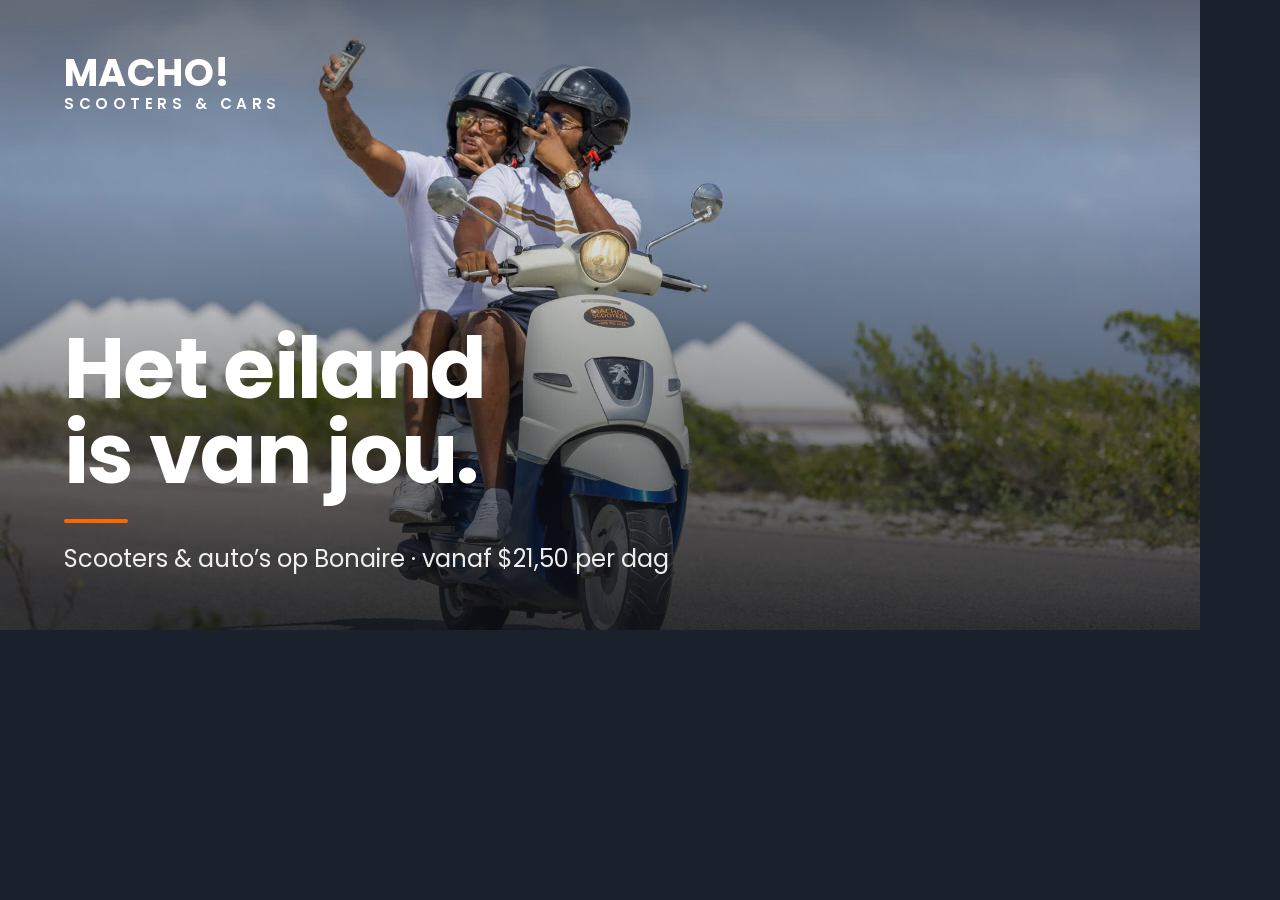
<file: og.html>
<!DOCTYPE html>
<html lang="nl">
<head>
<meta charset="utf-8">
<style>
@font-face { font-family: "Poppins"; font-weight: 400; src: url("assets/fonts/poppins-400-latin.woff2") format("woff2"); }
@font-face { font-family: "Poppins"; font-weight: 600; src: url("assets/fonts/poppins-600-latin.woff2") format("woff2"); }
@font-face { font-family: "Poppins"; font-weight: 700; src: url("assets/fonts/poppins-700-latin.woff2") format("woff2"); }
* { margin: 0; box-sizing: border-box; }
body { width: 1200px; height: 630px; overflow: hidden; position: relative; font-family: "Poppins", sans-serif; background: #1a202c; }
.photo { position: absolute; inset: 0; }
.photo img { width: 100%; height: 100%; object-fit: cover; }
.shade { position: absolute; inset: 0; background:
  linear-gradient(to bottom, rgba(15,18,24,.42) 0%, rgba(15,18,24,0) 30%),
  linear-gradient(to top, rgba(15,18,24,.82) 0%, rgba(15,18,24,.25) 52%, rgba(15,18,24,0) 75%); }
.wrap { position: absolute; inset: 0; padding: 54px 64px; color: #fff; display: flex; flex-direction: column; justify-content: space-between; }
.lockup { font-weight: 700; font-size: 38px; letter-spacing: .01em; line-height: 1; }
.lockup small { display: block; font-size: 15px; font-weight: 600; letter-spacing: .3em; margin-top: 4px; }
h1 { font-weight: 700; font-size: 84px; line-height: 1.02; letter-spacing: -0.02em; }
.rule { width: 64px; height: 4px; background: #fe6601; border-radius: 2px; margin: 22px 0 18px; }
.sub { font-size: 24px; font-weight: 400; color: rgba(255,255,255,.92); }
</style>
</head>
<body>
<div class="photo"><img src="assets/img/hero.jpg" alt=""></div>
<div class="shade"></div>
<div class="wrap">
  <div class="lockup">MACHO!<small>SCOOTERS &amp; CARS</small></div>
  <div>
    <h1>Het eiland<br>is van jou.</h1>
    <div class="rule"></div>
    <p class="sub">Scooters &amp; auto’s op Bonaire · vanaf $21,50 per dag</p>
  </div>
</div>
</body>
</html>
</file>
<file: css/styles.css>
/* ============================================================
   MACHO! Scooters & Cars — Showroom Light
   Premium dealership-meets-travel-magazine.
   Hairlines, tone-on-tone, photography-led, orange as accent.
   Palette = Macho's real brand tokens (machoscooters.com)
   ============================================================ */

@font-face {
  font-family: "Poppins";
  font-style: normal;
  font-weight: 700;
  font-display: swap;
  src: url("../assets/fonts/poppins-700-latin.woff2") format("woff2");
}
@font-face {
  font-family: "Poppins";
  font-style: normal;
  font-weight: 400;
  font-display: swap;
  src: url("../assets/fonts/poppins-400-latin.woff2") format("woff2");
}
@font-face {
  font-family: "Poppins";
  font-style: normal;
  font-weight: 600;
  font-display: swap;
  src: url("../assets/fonts/poppins-600-latin.woff2") format("woff2");
}

:root {
  --orange: #fe6601;
  --orange-deep: #c24e00;
  --amber: #ec9136;
  --cream: #faf7f4;
  --peach: #fcddc9;
  --gold: #ffc449;
  --ink: #1a202c;
  --white: #ffffff;
  --muted: rgba(26, 32, 44, 0.7);
  --hairline: rgba(26, 32, 44, 0.14);
  --hairline-light: rgba(255, 255, 255, 0.18);
  --display: "Poppins", -apple-system, "Segoe UI", sans-serif;
  --body: "Poppins", -apple-system, "Segoe UI", sans-serif;
  --radius: 14px;
  --pad-x: clamp(20px, 4vw, 56px);
  --nav-h: 72px;
}

*,
*::before,
*::after {
  box-sizing: border-box;
  margin: 0;
  padding: 0;
}

html {
  scroll-behavior: smooth;
}

body {
  font-family: var(--body);
  font-size: 16px;
  line-height: 1.65;
  color: var(--ink);
  background: var(--white);
  overflow-x: hidden;
  -webkit-font-smoothing: antialiased;
}

img {
  max-width: 100%;
  display: block;
}

a {
  color: inherit;
  text-decoration: none;
}

section[id],
#top {
  scroll-margin-top: calc(var(--nav-h) + 12px);
}

/* ---------- header / nav ---------- */

.site-header {
  position: fixed;
  top: 0;
  left: 0;
  right: 0;
  z-index: 40;
  height: var(--nav-h);
  display: flex;
  align-items: center;
  justify-content: space-between;
  gap: 20px;
  padding: 0 clamp(16px, 3.5vw, 42px);
  color: var(--white);
  transition: background 0.3s ease, color 0.3s ease, box-shadow 0.3s ease;
}

.site-header.is-solid {
  background: rgba(255, 255, 255, 0.96);
  backdrop-filter: blur(10px);
  color: var(--ink);
  box-shadow: 0 1px 0 var(--hairline);
}

.logo {
  display: flex;
  align-items: center;
}

.logo-svg {
  width: clamp(108px, 12vw, 144px);
  aspect-ratio: 257.69 / 109.01;
  fill: currentColor;
  display: block;
}

.main-nav {
  display: flex;
  gap: clamp(18px, 2.4vw, 34px);
  margin-left: auto;
  margin-right: clamp(18px, 2.4vw, 34px);
}

.main-nav a {
  font-weight: 600;
  font-size: 0.92rem;
  letter-spacing: 0.01em;
  position: relative;
  opacity: 0.9;
  transition: opacity 0.2s ease;
}

.main-nav a::after {
  content: "";
  position: absolute;
  left: 0;
  bottom: -6px;
  width: 0;
  height: 2px;
  background: var(--orange);
  transition: width 0.25s ease;
}

.main-nav a:hover {
  opacity: 1;
}

.main-nav a:hover::after {
  width: 100%;
}

.header-right {
  display: flex;
  align-items: center;
  gap: clamp(14px, 2vw, 22px);
}

.lang-switch {
  display: flex;
  align-items: center;
  gap: 6px;
  font-weight: 600;
  font-size: 0.82rem;
  letter-spacing: 0.08em;
}

.lang-btn {
  background: none;
  border: 0;
  color: inherit;
  font: inherit;
  cursor: pointer;
  opacity: 0.55;
  padding: 6px 4px;
}

.lang-btn.is-active {
  opacity: 1;
  border-bottom: 1px solid currentColor;
}

.lang-sep {
  opacity: 0.4;
}

.nav-toggle {
  display: none;
  flex-direction: column;
  justify-content: center;
  gap: 5px;
  width: 40px;
  height: 40px;
  padding: 0;
  background: none;
  border: 0;
  cursor: pointer;
}

.nav-toggle span {
  display: block;
  width: 24px;
  height: 2px;
  margin: 0 auto;
  background: currentColor;
  transition: transform 0.25s ease, opacity 0.2s ease;
}

body.menu-open .nav-toggle span:nth-child(1) {
  transform: translateY(7px) rotate(45deg);
}

body.menu-open .nav-toggle span:nth-child(2) {
  opacity: 0;
}

body.menu-open .nav-toggle span:nth-child(3) {
  transform: translateY(-7px) rotate(-45deg);
}

/* ---------- mobile menu ---------- */

.mobile-menu {
  position: fixed;
  inset: var(--nav-h) 0 0 0;
  z-index: 39;
  background: var(--white);
  display: flex;
  flex-direction: column;
  gap: 4px;
  padding: 28px var(--pad-x) 40px;
}

.mobile-menu[hidden] {
  display: none;
}

.mobile-menu a:not(.btn) {
  font-family: var(--display);
  font-weight: 600;
  font-size: 1.5rem;
  padding: 16px 0;
  border-bottom: 1px solid var(--hairline);
  color: var(--ink);
}

.mobile-menu .btn {
  margin-top: 24px;
  align-self: flex-start;
}

/* ---------- buttons ---------- */

.btn {
  display: inline-flex;
  align-items: center;
  justify-content: center;
  gap: 10px;
  font-family: var(--display);
  font-weight: 600;
  font-size: 0.95rem;
  letter-spacing: 0.02em;
  padding: 14px 30px;
  border-radius: 999px;
  border: 1px solid transparent;
  cursor: pointer;
  transition: background 0.25s ease, color 0.25s ease, border-color 0.25s ease, transform 0.25s ease;
}

.btn:hover {
  transform: translateY(-1px);
}

.btn-solid {
  background: var(--orange-deep);
  color: var(--white);
}

.btn-solid:hover {
  background: #b84a00;
}

.btn-ghost {
  border-color: rgba(255, 255, 255, 0.6);
  color: var(--white);
}

.btn-ghost:hover {
  border-color: var(--white);
}

.btn-outline {
  border-color: var(--hairline);
  color: var(--ink);
}

.btn-outline:hover {
  border-color: var(--ink);
}

.btn-header {
  padding: 11px 24px;
  font-size: 0.88rem;
}

.btn-lg {
  padding: 17px 36px;
  font-size: 1.05rem;
}

/* ---------- hero ---------- */

.hero {
  position: relative;
  padding: 16px;
}

.hero-media {
  position: relative;
  height: calc(100svh - 32px);
  min-height: 560px;
  border-radius: 22px;
  overflow: hidden;
}

.hero-media img,
.hero-media video {
  width: 100%;
  height: 100%;
  object-fit: cover;
  display: block;
}

.hero-media::after {
  content: "";
  position: absolute;
  inset: 0;
  background:
    linear-gradient(to bottom, rgba(15, 18, 24, 0.42) 0%, rgba(15, 18, 24, 0) 24%),
    linear-gradient(to top, rgba(15, 18, 24, 0.72) 0%, rgba(15, 18, 24, 0.18) 46%, rgba(15, 18, 24, 0) 68%);
}

.hero-content {
  position: absolute;
  left: 16px;
  right: 16px;
  bottom: 16px;
  z-index: 2;
  color: var(--white);
  padding: clamp(28px, 4.5vw, 64px);
  max-width: 780px;
}

.hero-eyebrow {
  display: inline-flex;
  align-items: center;
  gap: 10px;
  font-weight: 600;
  font-size: 0.78rem;
  letter-spacing: 0.24em;
  text-transform: uppercase;
  color: #fff;
  margin-bottom: 20px;
}

.hero-dot {
  width: 8px;
  height: 8px;
  border-radius: 50%;
  background: var(--orange);
  box-shadow: 0 0 0 4px rgba(254, 102, 1, 0.3);
}

.hero-title {
  font-family: var(--display);
  font-weight: 700;
  font-size: clamp(3rem, 7.4vw, 6.4rem);
  line-height: 1.0;
  letter-spacing: -0.02em;
}

.hero-line {
  display: block;
  overflow: hidden;
  padding-bottom: 0.04em;
}

.hero-line .hl-i {
  display: block;
}

.hero-rule {
  display: block;
  width: 88px;
  height: 4px;
  background: var(--orange);
  margin: clamp(18px, 2.5vw, 28px) 0;
  border-radius: 2px;
}

.scroll-cue {
  position: absolute;
  left: 50%;
  bottom: 34px;
  transform: translateX(-50%);
  width: 26px;
  height: 42px;
  border: 2px solid rgba(255, 255, 255, 0.5);
  border-radius: 14px;
  z-index: 3;
}

.scroll-cue span {
  position: absolute;
  left: 50%;
  top: 8px;
  width: 4px;
  height: 8px;
  margin-left: -2px;
  border-radius: 2px;
  background: #fff;
  animation: scrollcue 1.7s ease-in-out infinite;
}

@keyframes scrollcue {
  0% { opacity: 0; transform: translateY(0); }
  30% { opacity: 1; }
  100% { opacity: 0; transform: translateY(16px); }
}

/* ---------- brand ticker ---------- */

.ticker {
  background: var(--ink);
  color: var(--white);
  overflow: hidden;
  padding: 16px 0;
  border-top: 1px solid rgba(255, 255, 255, 0.08);
}

.ticker-track {
  display: flex;
  width: max-content;
  animation: ticker 32s linear infinite;
}

.ticker-seg {
  display: inline-flex;
  align-items: center;
  white-space: nowrap;
  font-family: var(--display);
  font-weight: 600;
  font-size: 0.92rem;
  letter-spacing: 0.22em;
  text-transform: uppercase;
}

.ticker-seg i {
  font-style: normal;
  padding: 0 4px;
}

.ticker-seg b {
  color: var(--orange);
  margin: 0 28px;
  font-size: 0.8rem;
}

@keyframes ticker {
  from { transform: translateX(0); }
  to { transform: translateX(-50%); }
}

.hero-sub {
  font-size: clamp(1rem, 1.5vw, 1.15rem);
  max-width: 520px;
  margin-bottom: 28px;
  color: rgba(255, 255, 255, 0.92);
}

.hero-ctas {
  display: flex;
  gap: 14px;
  flex-wrap: wrap;
}

/* ---------- usp strip ---------- */

.usp-strip {
  display: flex;
  align-items: center;
  justify-content: center;
  gap: clamp(20px, 4vw, 56px);
  flex-wrap: wrap;
  padding: 24px var(--pad-x);
  border-bottom: 1px solid var(--hairline);
}

.usp-strip > span {
  display: inline-flex;
  align-items: center;
  gap: 10px;
  font-weight: 600;
  font-size: 0.9rem;
}

.usp-strip svg {
  width: 18px;
  height: 18px;
  fill: none;
  stroke: var(--orange-deep);
  stroke-width: 2.4;
  stroke-linecap: round;
  stroke-linejoin: round;
  flex: none;
}

/* ---------- shared section bits ---------- */

.section {
  padding: clamp(84px, 10vw, 132px) var(--pad-x);
}

.section > *,
.autos-inner > * {
  max-width: 1200px;
  margin-left: auto;
  margin-right: auto;
}

.section-head {
  margin-bottom: clamp(40px, 5vw, 60px);
}

.kicker {
  display: flex;
  align-items: center;
  gap: 14px;
  margin-bottom: 20px;
}

.kicker-label {
  font-weight: 600;
  font-size: 0.74rem;
  letter-spacing: 0.26em;
  text-transform: uppercase;
  color: var(--muted);
}

.kicker::after {
  content: "";
  flex: 1;
  height: 1px;
  background: var(--hairline);
}

.section-title {
  font-family: var(--display);
  font-weight: 700;
  font-size: clamp(2rem, 4.4vw, 3.4rem);
  line-height: 1.08;
  letter-spacing: -0.015em;
}

.section-sub {
  font-size: clamp(1rem, 1.4vw, 1.1rem);
  color: var(--muted);
  margin-top: 14px;
}

.fine {
  font-size: 0.8rem;
  color: var(--muted);
  margin-top: 34px;
}

.fine.center {
  text-align: center;
  margin-top: 12px;
}

/* ---------- vloot ---------- */

.fleet-grid {
  display: grid;
  grid-template-columns: 1fr 1fr;
  gap: clamp(28px, 4vw, 56px);
}

.fleet-card {
  display: flex;
  flex-direction: column;
}

.fleet-card {
  transition: transform 0.4s cubic-bezier(0.2, 0.6, 0.2, 1);
}

.fleet-card:hover {
  transform: translateY(-6px);
}

.fleet-photo {
  position: relative;
  border-radius: var(--radius);
  overflow: hidden;
  aspect-ratio: 4 / 3;
  margin-bottom: 22px;
}

.fleet-photo::after {
  content: "";
  position: absolute;
  left: 0;
  bottom: 0;
  height: 4px;
  width: 0;
  background: var(--orange);
  transition: width 0.5s cubic-bezier(0.2, 0.6, 0.2, 1);
}

.fleet-card:hover .fleet-photo::after {
  width: 100%;
}

.fleet-photo img {
  width: 100%;
  height: 100%;
  object-fit: cover;
  transition: transform 0.7s cubic-bezier(0.2, 0.6, 0.2, 1);
}

.fleet-card:hover .fleet-photo img {
  transform: scale(1.05);
}

.fleet-row {
  display: flex;
  align-items: baseline;
  justify-content: space-between;
  gap: 14px;
  padding-top: 18px;
  border-top: 1px solid var(--hairline);
}

.fleet-row h3 {
  font-family: var(--display);
  font-weight: 700;
  font-size: clamp(1.25rem, 2vw, 1.55rem);
  letter-spacing: -0.01em;
}

.fleet-price {
  font-family: var(--display);
  font-weight: 700;
  font-size: clamp(1.2rem, 1.9vw, 1.5rem);
  white-space: nowrap;
}

.fleet-price span {
  font-family: var(--body);
  font-size: 0.8rem;
  font-weight: 400;
  color: var(--muted);
}

.fleet-desc {
  margin-top: 8px;
  color: var(--muted);
  font-size: 0.95rem;
}

.spec-line {
  list-style: none;
  display: flex;
  flex-wrap: wrap;
  gap: 6px 0;
  margin-top: 14px;
  font-size: 0.8rem;
  font-weight: 600;
  letter-spacing: 0.02em;
}

.spec-line li {
  display: flex;
  align-items: center;
}

.spec-line li + li::before {
  content: "·";
  color: var(--orange-deep);
  margin: 0 10px;
}

.fleet-cta {
  align-self: flex-start;
  margin-top: 22px;
}

/* ---------- prijzen ---------- */

.prijzen {
  background: var(--cream);
}

.price-table {
  max-width: 860px;
  background: var(--white);
  border: 1px solid var(--hairline);
  border-radius: var(--radius);
  overflow: hidden;
}

.price-row {
  display: grid;
  grid-template-columns: 1.4fr 1fr 1fr;
  align-items: center;
  padding: 20px clamp(20px, 3vw, 36px);
}

.price-row + .price-row {
  border-top: 1px solid var(--hairline);
}

.price-head {
  padding-top: 16px;
  padding-bottom: 16px;
  font-weight: 600;
  font-size: 0.74rem;
  letter-spacing: 0.22em;
  text-transform: uppercase;
  color: var(--muted);
}

.price-row [role="rowheader"] {
  font-weight: 600;
  font-size: 0.95rem;
  display: flex;
  align-items: center;
  gap: 12px;
}

.price-row [role="cell"] {
  font-family: var(--display);
  font-weight: 700;
  font-size: clamp(1.25rem, 2.2vw, 1.7rem);
  letter-spacing: -0.01em;
}

.price-best {
  background: #fff3ea;
}

.price-best [role="cell"] {
  color: var(--orange-deep);
}

.best-tag {
  font-style: normal;
  font-family: var(--display);
  font-weight: 600;
  font-size: 0.68rem;
  letter-spacing: 0.16em;
  text-transform: uppercase;
  color: var(--orange-deep);
  border: 1px solid rgba(209, 84, 0, 0.5);
  border-radius: 999px;
  padding: 4px 10px;
}

.price-claim {
  font-family: var(--display);
  font-weight: 600;
  font-size: clamp(1.25rem, 2.4vw, 1.7rem);
  letter-spacing: -0.01em;
  text-align: center;
  margin-top: clamp(36px, 5vw, 56px);
}

/* ---------- autos ---------- */

.autos {
  background: var(--ink);
  color: var(--white);
}

.autos .kicker-label {
  color: rgba(255, 255, 255, 0.55);
}

.autos .kicker::after {
  background: var(--hairline-light);
}

.autos .section-sub {
  color: rgba(255, 255, 255, 0.65);
}

.autos-grid {
  display: grid;
  grid-template-columns: 1.15fr 1fr;
  gap: clamp(32px, 4.5vw, 64px);
  align-items: center;
}

.autos-photo {
  position: relative;
  border-radius: var(--radius);
  overflow: hidden;
}

.autos-photo img {
  width: 100%;
  height: 100%;
  object-fit: cover;
}

.autos-photo figcaption {
  position: absolute;
  left: 0;
  bottom: 0;
  right: 0;
  padding: 18px 22px;
  font-size: 0.82rem;
  font-weight: 600;
  color: rgba(255, 255, 255, 0.92);
  background: linear-gradient(to top, rgba(15, 18, 24, 0.72), rgba(15, 18, 24, 0));
}

.class-list {
  list-style: none;
}

.class-row {
  display: flex;
  align-items: baseline;
  justify-content: space-between;
  gap: 18px;
  padding: 22px 2px;
}

.class-row + .class-row {
  border-top: 1px solid var(--hairline-light);
}

.class-row h3 {
  font-family: var(--display);
  font-weight: 700;
  font-size: clamp(1.2rem, 2vw, 1.5rem);
  letter-spacing: -0.01em;
}

.class-row p {
  font-size: 0.88rem;
  color: rgba(255, 255, 255, 0.6);
  text-align: right;
}

.autos-note {
  margin-top: clamp(32px, 4vw, 48px);
  font-weight: 600;
  font-size: 0.92rem;
  color: var(--gold);
}

/* ---------- routes ---------- */

.routes-grid {
  display: grid;
  grid-template-columns: repeat(3, 1fr);
  gap: clamp(24px, 3vw, 40px);
}

.route-card figure {
  border-radius: var(--radius);
  overflow: hidden;
  aspect-ratio: 3 / 2;
  margin-bottom: 18px;
}

.route-card img {
  width: 100%;
  height: 100%;
  object-fit: cover;
  transition: transform 0.7s cubic-bezier(0.2, 0.6, 0.2, 1);
}

.route-card:hover img {
  transform: scale(1.04);
}

.route-card h3 {
  font-family: var(--display);
  font-weight: 700;
  font-size: clamp(1.2rem, 2vw, 1.5rem);
  letter-spacing: -0.01em;
  padding-top: 14px;
  border-top: 1px solid var(--hairline);
}

.route-card > p {
  color: var(--muted);
  font-size: 0.92rem;
  margin-top: 4px;
}

.route-card-text {
  display: flex;
}

.route-text-inner {
  flex: 1;
  background: var(--cream);
  border: 1px solid var(--hairline);
  border-radius: var(--radius);
  padding: clamp(24px, 3vw, 36px);
  display: flex;
  flex-direction: column;
  justify-content: flex-end;
}

.route-card-text h3 {
  border-top: 0;
  padding-top: 0;
}

.route-card-text p {
  color: var(--muted);
  font-size: 0.92rem;
  margin-top: 6px;
}

/* ---------- boeken ---------- */

.boeken-panel {
  max-width: 1200px;
  margin: 0 auto;
  background: var(--cream);
  border: 1px solid var(--hairline);
  border-radius: 22px;
  padding: clamp(36px, 5vw, 72px);
}

.boeken-grid {
  display: grid;
  grid-template-columns: auto 1fr;
  gap: clamp(40px, 6vw, 96px);
  align-items: center;
}

.phone {
  width: min(310px, 80vw);
  background: var(--ink);
  border-radius: 44px;
  padding: 13px;
  box-shadow: 0 34px 70px rgba(26, 32, 44, 0.24);
  justify-self: center;
}

.phone-screen {
  background: var(--white);
  color: var(--ink);
  border-radius: 33px;
  padding: 22px 18px 18px;
  display: flex;
  flex-direction: column;
  gap: 12px;
}

.app-top {
  display: flex;
  align-items: baseline;
  justify-content: space-between;
}

.app-brand {
  font-family: var(--display);
  font-weight: 700;
  color: var(--orange-deep);
  font-size: 1rem;
  letter-spacing: 0.01em;
}

.app-title {
  font-weight: 600;
  font-size: 0.78rem;
  color: var(--muted);
}

.app-chip {
  display: inline-flex;
  align-items: center;
  gap: 8px;
  background: #e8f7ec;
  color: #1e7a3c;
  border-radius: 999px;
  padding: 6px 12px;
  font-size: 0.72rem;
  font-weight: 600;
  align-self: flex-start;
}

.chip-dot {
  width: 8px;
  height: 8px;
  border-radius: 50%;
  background: #2fae5d;
}

.app-item {
  display: flex;
  align-items: center;
  gap: 12px;
  background: var(--cream);
  border: 1px solid var(--hairline);
  border-radius: 14px;
  padding: 10px;
}

.app-item img {
  width: 52px;
  height: 52px;
  object-fit: cover;
  border-radius: 10px;
}

.app-item strong {
  display: block;
  font-size: 0.85rem;
  line-height: 1.3;
}

.app-item em {
  font-style: normal;
  font-size: 0.75rem;
  color: var(--orange-deep);
  font-weight: 600;
}

.app-item-dim {
  opacity: 0.55;
  border-style: dashed;
}

.app-dates {
  background: var(--cream);
  border: 1px dashed var(--hairline);
  border-radius: 12px;
  padding: 10px 14px;
  font-weight: 600;
  font-size: 0.82rem;
  text-align: center;
}

.app-steps {
  list-style: none;
  display: flex;
  flex-direction: column;
  gap: 7px;
  font-size: 0.78rem;
  font-weight: 600;
}

.app-steps li {
  display: flex;
  align-items: center;
  gap: 9px;
  opacity: 0.45;
}

.app-steps li::before {
  content: "";
  width: 16px;
  height: 16px;
  border-radius: 50%;
  border: 1.5px solid currentColor;
  flex: none;
  font-size: 0.6rem;
  display: inline-flex;
  align-items: center;
  justify-content: center;
}

.app-steps li.is-done {
  opacity: 0.8;
}

.app-steps li.is-done::before {
  content: "✓";
  background: #2fae5d;
  border-color: #2fae5d;
  color: var(--white);
}

.app-steps li.is-now {
  opacity: 1;
  color: var(--orange-deep);
}

.app-cta {
  background: var(--orange-deep);
  color: var(--white);
  text-align: center;
  font-family: var(--display);
  font-weight: 600;
  letter-spacing: 0.04em;
  font-size: 0.9rem;
  border-radius: 999px;
  padding: 13px;
}

.boeken-copy {
  max-width: 560px;
}

.boeken-bullets {
  list-style: none;
  margin-bottom: 28px;
}

.boeken-bullets li {
  display: flex;
  gap: 16px;
  align-items: baseline;
  padding: 18px 0;
  font-size: clamp(1rem, 1.6vw, 1.2rem);
  font-weight: 600;
  line-height: 1.45;
}

.boeken-bullets li::before {
  content: "";
  width: 18px;
  height: 2px;
  background: var(--orange-deep);
  flex: none;
  transform: translateY(-6px);
}

.boeken-bullets li + li {
  border-top: 1px solid var(--hairline);
}

/* ---------- ervaringen ---------- */

.review-badge {
  display: flex;
  align-items: center;
  gap: 12px;
  flex-wrap: wrap;
  font-weight: 600;
  font-size: 0.95rem;
  margin-top: 18px;
}

.stars {
  color: var(--gold);
  letter-spacing: 0.1em;
  font-size: 1.05rem;
}

.star-dim {
  opacity: 0.35;
}

.review-link {
  font-weight: 600;
  font-size: 0.85rem;
  color: var(--orange-deep);
  border-bottom: 1px solid rgba(209, 84, 0, 0.4);
  padding-bottom: 1px;
}

.erv-grid {
  display: grid;
  grid-template-columns: 1.1fr 1fr;
  gap: clamp(32px, 4.5vw, 64px);
  align-items: center;
}

.team-photo {
  position: relative;
  border-radius: var(--radius);
  overflow: hidden;
}

.team-photo img {
  width: 100%;
  height: 100%;
  object-fit: cover;
}

.team-photo figcaption {
  position: absolute;
  left: 0;
  right: 0;
  bottom: 0;
  padding: 18px 22px;
  font-size: 0.82rem;
  font-weight: 600;
  color: rgba(255, 255, 255, 0.94);
  background: linear-gradient(to top, rgba(15, 18, 24, 0.7), rgba(15, 18, 24, 0));
}

.quotes {
  display: flex;
  flex-direction: column;
  gap: clamp(26px, 3vw, 40px);
}

.quote {
  border-left: 2px solid var(--orange);
  padding-left: clamp(20px, 2.5vw, 30px);
}

.quote .stars {
  font-size: 0.85rem;
}

.quote p:not(.stars) {
  font-size: clamp(1rem, 1.5vw, 1.15rem);
  line-height: 1.65;
  margin: 10px 0 12px;
}

.quote cite {
  font-style: normal;
  font-weight: 600;
  font-size: 0.74rem;
  letter-spacing: 0.18em;
  text-transform: uppercase;
  color: var(--muted);
}

/* ---------- faq ---------- */

.faq {
  background: var(--cream);
}

.faq-list {
  max-width: 900px;
  border-top: 1px solid var(--hairline);
}

.faq-item {
  border-bottom: 1px solid var(--hairline);
}

.faq-item summary {
  list-style: none;
  cursor: pointer;
  display: flex;
  align-items: center;
  justify-content: space-between;
  gap: 20px;
  padding: 24px 4px;
  font-family: var(--display);
  font-weight: 600;
  font-size: clamp(1.05rem, 1.8vw, 1.3rem);
  letter-spacing: -0.01em;
}

.faq-item summary::-webkit-details-marker {
  display: none;
}

.faq-icon {
  position: relative;
  width: 18px;
  height: 18px;
  flex: none;
}

.faq-icon::before,
.faq-icon::after {
  content: "";
  position: absolute;
  background: var(--orange-deep);
  border-radius: 2px;
}

.faq-icon::before {
  top: 8px;
  left: 0;
  width: 18px;
  height: 2px;
}

.faq-icon::after {
  top: 0;
  left: 8px;
  width: 2px;
  height: 18px;
  transition: transform 0.25s ease;
}

.faq-item[open] .faq-icon::after {
  transform: rotate(90deg);
}

.faq-item p {
  color: var(--muted);
  padding: 0 4px 26px;
  max-width: 720px;
}

/* ---------- contact ---------- */

.contact-grid {
  display: grid;
  grid-template-columns: 1fr 1.1fr;
  gap: clamp(32px, 5vw, 72px);
  align-items: stretch;
}

.contact-info {
  display: flex;
  flex-direction: column;
  gap: 26px;
}

.loc h3 {
  font-family: var(--display);
  font-weight: 700;
  font-size: 1.05rem;
  letter-spacing: -0.01em;
  margin-bottom: 4px;
}

.loc p {
  color: var(--muted);
  font-size: 0.95rem;
}

.muted-line {
  color: var(--muted);
}

.contact-ctas {
  display: flex;
  flex-wrap: wrap;
  gap: 12px;
  margin-top: 8px;
}

.contact-map {
  border-radius: var(--radius);
  overflow: hidden;
  border: 1px solid var(--hairline);
  background: var(--cream);
  min-height: 320px;
  display: flex;
  flex-direction: column;
}

.contact-map iframe {
  width: 100%;
  flex: 1;
  min-height: 300px;
  border: 0;
  display: block;
}

.contact-map figcaption {
  padding: 14px 18px;
  font-size: 0.82rem;
  font-weight: 600;
  color: var(--muted);
  border-top: 1px solid var(--hairline);
}

/* ---------- stats band ---------- */

.stats {
  position: relative;
  background: var(--ink);
  color: var(--white);
  padding: clamp(84px, 10vw, 128px) var(--pad-x);
  overflow: hidden;
}

.stats-mark {
  position: absolute;
  right: -2%;
  bottom: -22%;
  font-family: var(--display);
  font-weight: 700;
  font-size: clamp(9rem, 26vw, 24rem);
  letter-spacing: -0.03em;
  line-height: 1;
  color: rgba(255, 255, 255, 0.04);
  pointer-events: none;
  user-select: none;
}

.stats-inner {
  position: relative;
  max-width: 1200px;
  margin: 0 auto;
}

.stats-title {
  font-family: var(--display);
  font-weight: 700;
  font-size: clamp(2rem, 4.6vw, 3.6rem);
  letter-spacing: -0.02em;
  line-height: 1.05;
  max-width: 16ch;
  margin-bottom: clamp(40px, 5vw, 64px);
}

.stats-grid {
  display: grid;
  grid-template-columns: repeat(3, 1fr);
  gap: clamp(24px, 4vw, 56px);
  border-top: 1px solid var(--hairline-light);
  padding-top: clamp(32px, 4vw, 52px);
}

.stat {
  display: flex;
  flex-direction: column;
  gap: 8px;
}

.stat-num {
  font-family: var(--display);
  font-weight: 700;
  font-size: clamp(3.2rem, 8vw, 6rem);
  line-height: 0.9;
  letter-spacing: -0.03em;
  color: var(--orange);
}

.stat-label {
  font-weight: 600;
  font-size: 0.78rem;
  letter-spacing: 0.2em;
  text-transform: uppercase;
  color: rgba(255, 255, 255, 0.6);
}

.stats-foot {
  margin-top: clamp(36px, 4vw, 52px);
  font-size: clamp(1rem, 1.6vw, 1.25rem);
  font-weight: 600;
  color: rgba(255, 255, 255, 0.82);
  max-width: 40ch;
}

/* ---------- cta band ---------- */

.cta-band {
  position: relative;
  background: var(--orange);
  color: var(--white);
  text-align: center;
  padding: clamp(90px, 12vw, 150px) var(--pad-x);
  overflow: hidden;
}

.cta-mark {
  position: absolute;
  left: 50%;
  top: 50%;
  transform: translate(-50%, -50%);
  font-family: var(--display);
  font-weight: 700;
  font-size: clamp(10rem, 34vw, 34rem);
  letter-spacing: -0.04em;
  line-height: 1;
  color: rgba(255, 255, 255, 0.12);
  pointer-events: none;
  user-select: none;
  white-space: nowrap;
}

.cta-content {
  position: relative;
}

.cta-eyebrow {
  font-family: var(--display);
  font-weight: 600;
  font-size: 0.82rem;
  letter-spacing: 0.3em;
  text-transform: uppercase;
  color: rgba(255, 255, 255, 0.85);
  margin-bottom: 18px;
}

.cta-title {
  font-family: var(--display);
  font-weight: 700;
  font-size: clamp(2.6rem, 6.5vw, 5.2rem);
  letter-spacing: -0.02em;
  line-height: 1.0;
  margin-bottom: 16px;
}

.cta-sub {
  font-size: clamp(0.98rem, 1.5vw, 1.2rem);
  color: rgba(255, 255, 255, 0.9);
  margin-bottom: 36px;
}

.btn-dark {
  background: var(--ink);
  color: var(--white);
}

.btn-dark:hover {
  background: #000;
}

/* ---------- footer ---------- */

.site-footer {
  background: #14181e;
  color: rgba(255, 255, 255, 0.72);
}

.footer-inner {
  max-width: 1200px;
  margin: 0 auto;
  padding: clamp(56px, 7vw, 84px) var(--pad-x) clamp(36px, 4vw, 48px);
  display: grid;
  grid-template-columns: 1.6fr 1fr 1.2fr 1fr;
  gap: clamp(28px, 4vw, 56px);
}

.footer-brand .logo-svg {
  width: 150px;
  fill: var(--white);
  margin-bottom: 16px;
}

.footer-brand p {
  font-size: 0.92rem;
  max-width: 280px;
  margin-bottom: 20px;
}

.socials {
  display: flex;
  gap: 12px;
}

.socials a {
  width: 38px;
  height: 38px;
  border-radius: 50%;
  border: 1px solid var(--hairline-light);
  display: inline-flex;
  align-items: center;
  justify-content: center;
  transition: background 0.2s ease, border-color 0.2s ease;
}

.socials a:hover {
  background: var(--orange-deep);
  border-color: var(--orange-deep);
}

.socials svg {
  width: 18px;
  height: 18px;
  fill: var(--white);
}

.footer-col h4 {
  font-family: var(--display);
  font-weight: 700;
  font-size: 0.8rem;
  letter-spacing: 0.18em;
  text-transform: uppercase;
  color: var(--white);
  margin-bottom: 16px;
}

.footer-col a,
.footer-col p {
  display: block;
  font-size: 0.9rem;
  margin-bottom: 10px;
  transition: color 0.2s ease;
}

.footer-col a:hover {
  color: var(--white);
}

.footer-bar {
  border-top: 1px solid var(--hairline-light);
  padding: 22px var(--pad-x);
  text-align: center;
  font-size: 0.8rem;
  color: rgba(255, 255, 255, 0.5);
}

/* ---------- responsive ---------- */

@media (max-width: 980px) {
  .main-nav {
    display: none;
  }

  .nav-toggle {
    display: flex;
  }

  .btn-header {
    display: none;
  }

  .footer-inner {
    grid-template-columns: 1fr 1fr;
    gap: 36px 28px;
  }
}

@media (max-width: 780px) {
  .fleet-grid,
  .autos-grid,
  .erv-grid,
  .boeken-grid,
  .routes-grid,
  .contact-grid {
    grid-template-columns: 1fr;
  }

  .price-row {
    grid-template-columns: 1.2fr 1fr 1fr;
  }

  .footer-inner {
    grid-template-columns: 1fr;
    gap: 32px;
  }

  .route-card-text {
    min-height: 200px;
  }

  .usp-strip {
    gap: 14px 24px;
  }

  .usp-strip > span {
    font-size: 0.82rem;
  }
}

/* ---------- reduced motion ---------- */

@media (prefers-reduced-motion: reduce) {
  html {
    scroll-behavior: auto;
  }

  .ticker-track,
  .scroll-cue span {
    animation: none !important;
  }

  *,
  *::before,
  *::after {
    transition: none !important;
  }
}

/* stats grid stacks on small screens */
@media (max-width: 640px) {
  .stats-grid {
    grid-template-columns: 1fr;
    gap: 28px;
  }
}

/* ============================================================
   v5 — pricing psychology, real cars, ontdek rows, booking quiz
   ============================================================ */

/* ---------- pricing: toggle + cards ---------- */
.price-toggle { position: relative; display: inline-flex; background: var(--white); border: 1px solid var(--hairline); border-radius: 999px; padding: 5px; margin-bottom: 40px; }
.pt-thumb { position: absolute; top: 5px; bottom: 5px; left: 5px; width: calc(50% - 5px); background: var(--ink); border-radius: 999px; transition: transform 0.3s cubic-bezier(0.4, 0.1, 0.2, 1); }
.price-toggle[data-active="double"] .pt-thumb { transform: translateX(100%); }
.pt-btn { position: relative; z-index: 1; border: 0; background: none; cursor: pointer; font-family: var(--display); font-weight: 600; font-size: 0.95rem; padding: 11px clamp(24px, 4vw, 40px); border-radius: 999px; color: var(--muted); transition: color 0.3s; }
.pt-btn.is-active { color: var(--white); }

.price-cards { display: grid; grid-template-columns: repeat(3, 1fr); gap: 20px; align-items: start; }
.price-card { position: relative; background: var(--white); border: 1px solid var(--hairline); border-radius: 18px; padding: 28px 24px 26px; display: flex; flex-direction: column; gap: 6px; }
.pc-dur { font-weight: 600; font-size: 0.78rem; letter-spacing: 0.16em; text-transform: uppercase; color: var(--muted); }
.pc-total { font-family: var(--display); font-weight: 700; font-size: clamp(2.4rem, 4.5vw, 3.4rem); line-height: 1; letter-spacing: -0.02em; }
.pc-eff { font-size: 0.85rem; color: var(--muted); }
.pc-effnum { font-weight: 600; color: var(--ink); }
.pc-save { margin-top: 6px; align-self: flex-start; font-family: var(--display); font-weight: 600; font-size: 0.8rem; color: #1e7a3c; background: #e8f7ec; border-radius: 999px; padding: 4px 12px; }
.pc-save[data-empty] { visibility: hidden; }
.price-card.is-best { border-color: var(--orange); border-width: 2px; background: #fff7f1; box-shadow: 0 24px 50px rgba(254, 102, 1, 0.14); transform: translateY(-10px); }
.pc-ribbon { position: absolute; top: -13px; left: 50%; transform: translateX(-50%); background: var(--orange-deep); color: #fff; font-family: var(--display); font-weight: 600; font-size: 0.72rem; letter-spacing: 0.1em; text-transform: uppercase; padding: 6px 16px; border-radius: 999px; white-space: nowrap; }
.price-card.is-best .pc-total { color: var(--orange-deep); }
.pc-save-strong { color: #fff; background: var(--orange-deep); }
.pc-cta { margin-top: 16px; width: 100%; }

/* ---------- cars: real fleet cards ---------- */
.cars-grid { display: grid; grid-template-columns: repeat(3, 1fr); gap: 24px; }
.car-card { background: #232a34; border: 1px solid var(--hairline-light); border-radius: 18px; overflow: hidden; display: flex; flex-direction: column; transition: transform 0.4s cubic-bezier(0.2, 0.6, 0.2, 1), border-color 0.3s; }
.car-card:hover { transform: translateY(-6px); border-color: rgba(254, 102, 1, 0.55); }
.car-card-feature { border-color: rgba(254, 102, 1, 0.4); }
.car-photo { aspect-ratio: 16 / 10; overflow: hidden; background: #2b333f; }
.car-photo img { width: 100%; height: 100%; object-fit: cover; transition: transform 0.6s cubic-bezier(0.2, 0.6, 0.2, 1); }
.car-card:hover .car-photo img { transform: scale(1.05); }
.car-photo-contain { background: linear-gradient(180deg, #f4f6f8, #d9dee4); }
.car-photo-contain img { object-fit: contain; padding: 12px 8px; }
.car-card:hover .car-photo-contain img { transform: scale(1.04); }
.car-body { padding: 22px; display: flex; flex-direction: column; gap: 8px; flex: 1; }
.car-class { font-weight: 600; font-size: 0.72rem; letter-spacing: 0.2em; text-transform: uppercase; color: var(--gold); }
.car-row { display: flex; align-items: baseline; justify-content: space-between; gap: 12px; }
.car-row h3 { font-family: var(--display); font-weight: 700; font-size: 1.2rem; letter-spacing: -0.01em; }
.car-price { font-family: var(--display); font-weight: 700; font-size: 1.3rem; color: #fff; white-space: nowrap; }
.car-price span { font-family: var(--body); font-weight: 400; font-size: 0.78rem; color: rgba(255, 255, 255, 0.6); }
.car-spec { font-size: 0.88rem; color: rgba(255, 255, 255, 0.65); }
.car-allrisk { display: flex; align-items: center; gap: 8px; font-size: 0.82rem; font-weight: 600; color: rgba(255, 255, 255, 0.85); }
.car-check { width: 16px; height: 16px; border-radius: 50%; background: #2fae5d; position: relative; flex: none; }
.car-check::after { content: "✓"; position: absolute; inset: 0; display: flex; align-items: center; justify-content: center; color: #fff; font-size: 0.62rem; font-weight: 700; }
.car-cta { margin-top: auto; width: 100%; }
.btn-outline-light { border-color: rgba(255, 255, 255, 0.35); color: #fff; }
.btn-outline-light:hover { border-color: #fff; background: rgba(255, 255, 255, 0.08); }

/* ---------- ontdek: editorial route rows ---------- */
.routes-head { display: grid; grid-template-columns: 1.3fr 1fr; gap: 28px; align-items: end; }
.routes-lead { color: var(--muted); font-size: clamp(1rem, 1.5vw, 1.2rem); max-width: 36ch; }
.route-rows { display: flex; flex-direction: column; gap: clamp(40px, 6vw, 84px); }
.route-row { display: grid; grid-template-columns: 1.05fr 1fr; gap: clamp(28px, 4vw, 64px); align-items: center; }
.route-row-rev .route-img { order: 2; }
.route-img { position: relative; border-radius: var(--radius); overflow: hidden; aspect-ratio: 3 / 2; }
.route-img img { width: 100%; height: 100%; object-fit: cover; transition: transform 0.8s cubic-bezier(0.2, 0.6, 0.2, 1); }
.route-row:hover .route-img img { transform: scale(1.04); }
.route-dist { position: absolute; top: 16px; left: 16px; background: rgba(26, 32, 44, 0.82); color: #fff; font-weight: 600; font-size: 0.78rem; padding: 6px 12px; border-radius: 999px; backdrop-filter: blur(4px); }
.route-tag { font-family: var(--display); font-weight: 700; font-size: 0.8rem; letter-spacing: 0.2em; text-transform: uppercase; color: var(--orange-deep); }
.route-info h3 { font-family: var(--display); font-weight: 700; font-size: clamp(1.6rem, 3vw, 2.4rem); line-height: 1.1; letter-spacing: -0.01em; margin: 12px 0 18px; max-width: 18ch; }
.route-chips { list-style: none; display: flex; flex-wrap: wrap; gap: 8px; }
.route-chips li { border: 1px solid var(--hairline); border-radius: 999px; padding: 7px 15px; font-size: 0.82rem; font-weight: 600; }

/* ---------- booking quiz (in phone) ---------- */
.phone-screen { min-height: 456px; }
.boeken-support { color: var(--muted); font-weight: 600; font-size: 1rem; max-width: 44ch; margin-top: 24px; }
.quiz { display: flex; flex-direction: column; gap: 12px; }
.quiz.quiz-in { animation: quizin 0.28s ease; }
@keyframes quizin { from { opacity: 0.35; transform: translateY(6px); } to { opacity: 1; transform: none; } }
.quiz-head { display: flex; align-items: baseline; justify-content: space-between; }
.quiz-brand { font-family: var(--display); font-weight: 700; color: var(--orange-deep); font-size: 1rem; }
.quiz-step { font-size: 0.72rem; font-weight: 600; color: var(--muted); }
.quiz-dots { display: flex; gap: 5px; }
.quiz-dots span { height: 4px; flex: 1; border-radius: 2px; background: var(--hairline); }
.quiz-dots span.on { background: var(--orange-deep); }
.quiz-q { font-family: var(--display); font-weight: 700; font-size: 1.05rem; letter-spacing: -0.01em; margin-top: 2px; }
.quiz-opts { display: flex; flex-direction: column; gap: 8px; }
.quiz-opt { display: flex; align-items: center; gap: 8px; width: 100%; text-align: left; background: var(--cream); border: 1.5px solid var(--hairline); border-radius: 12px; padding: 12px 14px; cursor: pointer; font-family: var(--body); font-weight: 600; font-size: 0.9rem; color: var(--ink); transition: border-color 0.2s, background 0.2s; }
.quiz-opt > span:first-child { flex: 1; }
.quiz-opt em { font-style: normal; font-size: 0.76rem; color: var(--orange-deep); font-weight: 600; }
.quiz-opt:hover { border-color: var(--orange); }
.quiz-opt.is-sel { border-color: var(--orange-deep); background: #fff7f1; }
.quiz-tick { width: 16px; height: 16px; border-radius: 50%; border: 1.5px solid var(--hairline); flex: none; }
.quiz-opt.is-sel .quiz-tick { background: var(--orange-deep); border-color: var(--orange-deep); }
.quiz-chips { display: grid; grid-template-columns: repeat(4, 1fr); gap: 8px; }
.quiz-chip { border: 1.5px solid var(--hairline); border-radius: 12px; padding: 14px 0; background: var(--cream); cursor: pointer; font-family: var(--display); font-weight: 700; font-size: 1.1rem; color: var(--ink); transition: border-color 0.2s, background 0.2s; }
.quiz-chip:hover { border-color: var(--orange); }
.quiz-chip.is-sel { border-color: var(--orange-deep); background: #fff7f1; color: var(--orange-deep); }
.quiz-done { font-size: 1.3rem; }
.quiz-summary { display: flex; flex-direction: column; gap: 7px; background: var(--cream); border-radius: 12px; padding: 14px; }
.quiz-summary > div { display: flex; justify-content: space-between; gap: 10px; font-size: 0.82rem; }
.quiz-summary span { color: var(--muted); }
.quiz-summary b { text-align: right; font-weight: 600; }
.quiz-price { border-top: 1px solid var(--hairline); margin-top: 3px; padding-top: 8px; }
.quiz-price b { color: var(--orange-deep); font-family: var(--display); font-size: 1rem; }
.quiz-datewrap { display: flex; flex-direction: column; gap: 5px; font-size: 0.75rem; font-weight: 600; color: var(--muted); }
.quiz-date { border: 1.5px solid var(--hairline); border-radius: 10px; padding: 9px 11px; font: inherit; font-size: 0.85rem; color: var(--ink); }
.quiz-wa { display: flex; align-items: center; justify-content: center; gap: 9px; background: #128c7e; color: #fff; border-radius: 12px; padding: 13px; font-family: var(--display); font-weight: 600; font-size: 0.92rem; text-decoration: none; }
.quiz-wa:hover { background: #0d7268; }
.quiz-foot { display: flex; justify-content: space-between; margin-top: 2px; }
.quiz-back, .quiz-restart { background: none; border: 0; cursor: pointer; font: inherit; font-size: 0.8rem; font-weight: 600; color: var(--muted); padding: 4px; }
.quiz-back:hover, .quiz-restart:hover { color: var(--ink); }

/* ---------- v5 responsive ---------- */
@media (max-width: 860px) {
  .price-cards, .cars-grid { grid-template-columns: 1fr; }
  .price-card.is-best { transform: none; }
  .routes-head { grid-template-columns: 1fr; gap: 16px; }
  .route-row, .route-row-rev { grid-template-columns: 1fr; gap: 20px; }
  .route-row-rev .route-img { order: 0; }
}

@media (prefers-reduced-motion: reduce) {
  .quiz.quiz-in { animation: none; }
}

/* ---------- quiz: guided journey (intro, route progress, prep, ticket) ---------- */
.quiz-intro { display: flex; flex-direction: column; align-items: flex-start; gap: 10px; padding: 18px 0 8px; }
.quiz-eyebrow { font-weight: 600; font-size: 0.7rem; letter-spacing: 0.2em; text-transform: uppercase; color: var(--orange-deep); }
.quiz-introtitle { font-family: var(--display); font-weight: 700; font-size: 1.6rem; letter-spacing: -0.01em; line-height: 1.08; }
.quiz-introtext { font-size: 0.9rem; color: var(--muted); }
.quiz-start { margin-top: 10px; display: inline-flex; align-items: center; gap: 8px; background: var(--orange-deep); color: #fff; border: 0; border-radius: 999px; padding: 13px 24px; font-family: var(--display); font-weight: 600; font-size: 0.95rem; cursor: pointer; transition: background 0.2s, transform 0.2s; }
.quiz-start:hover { background: #a84400; transform: translateY(-1px); }

.quiz-route { position: relative; display: flex; align-items: center; height: 14px; margin: 2px 0 6px; }
.qr-start { width: 8px; height: 8px; border-radius: 50%; background: var(--orange-deep); flex: none; }
.qr-line { position: relative; flex: 1; height: 2px; background: var(--hairline); border-radius: 2px; margin: 0 5px; }
.qr-fill { position: absolute; left: 0; top: 0; height: 100%; background: var(--orange-deep); border-radius: 2px; transition: width 0.5s cubic-bezier(0.4, 0.1, 0.2, 1); }
.qr-end { width: 10px; height: 10px; border-radius: 50%; border: 2px solid var(--hairline); flex: none; transition: border-color 0.4s, background 0.4s; }
.qr-end.reached { border-color: var(--orange-deep); background: var(--orange-deep); }
.qr-dot { position: absolute; top: 50%; width: 12px; height: 12px; border-radius: 50%; background: var(--orange-deep); border: 2px solid #fff; box-shadow: 0 0 0 3px rgba(194, 78, 0, 0.18); transform: translate(-50%, -50%); transition: left 0.5s cubic-bezier(0.4, 0.1, 0.2, 1); }

.quiz-sub { font-size: 0.8rem; color: var(--muted); margin-top: -6px; }

.quiz-prep { display: flex; flex-direction: column; align-items: center; justify-content: center; gap: 16px; padding: 46px 0; }
.quiz-prep p { font-weight: 600; color: var(--muted); font-size: 0.92rem; }
.quiz-spinner { width: 36px; height: 36px; border-radius: 50%; border: 3px solid var(--hairline); border-top-color: var(--orange-deep); animation: qspin 0.8s linear infinite; }
@keyframes qspin { to { transform: rotate(360deg); } }

.quiz-ticket { display: flex; flex-direction: column; gap: 12px; }
.qt-top { display: flex; align-items: center; justify-content: space-between; padding-bottom: 11px; border-bottom: 1.5px dashed var(--hairline); }
.qt-tag { font-weight: 600; font-size: 0.68rem; letter-spacing: 0.14em; text-transform: uppercase; color: var(--muted); }

@media (prefers-reduced-motion: reduce) {
  .qr-fill, .qr-dot, .qr-end { transition: none !important; }
  .quiz-spinner { animation: none !important; }
}

/* center the quiz welcome within the phone */
.phone-screen { display: flex; flex-direction: column; }
.quiz { flex: 1; }
.quiz-intro { margin: auto 0; }
</file>
